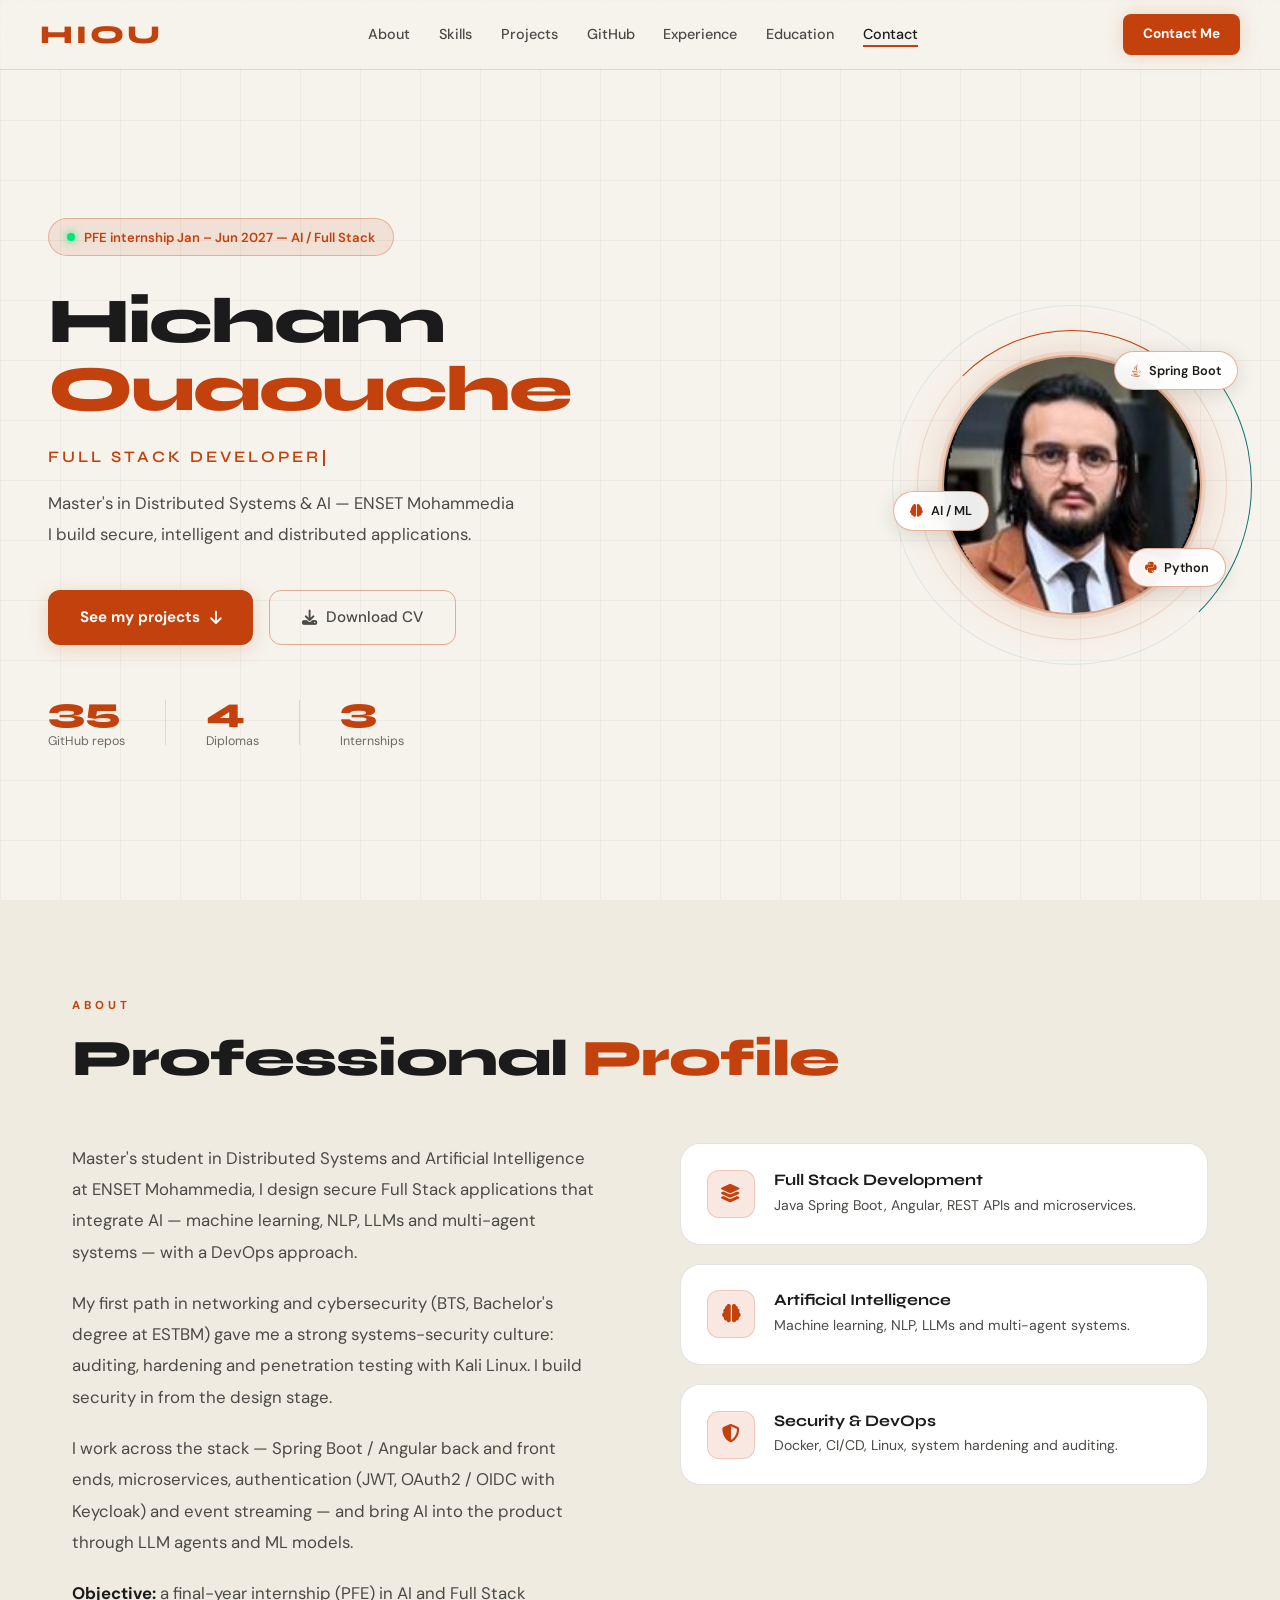
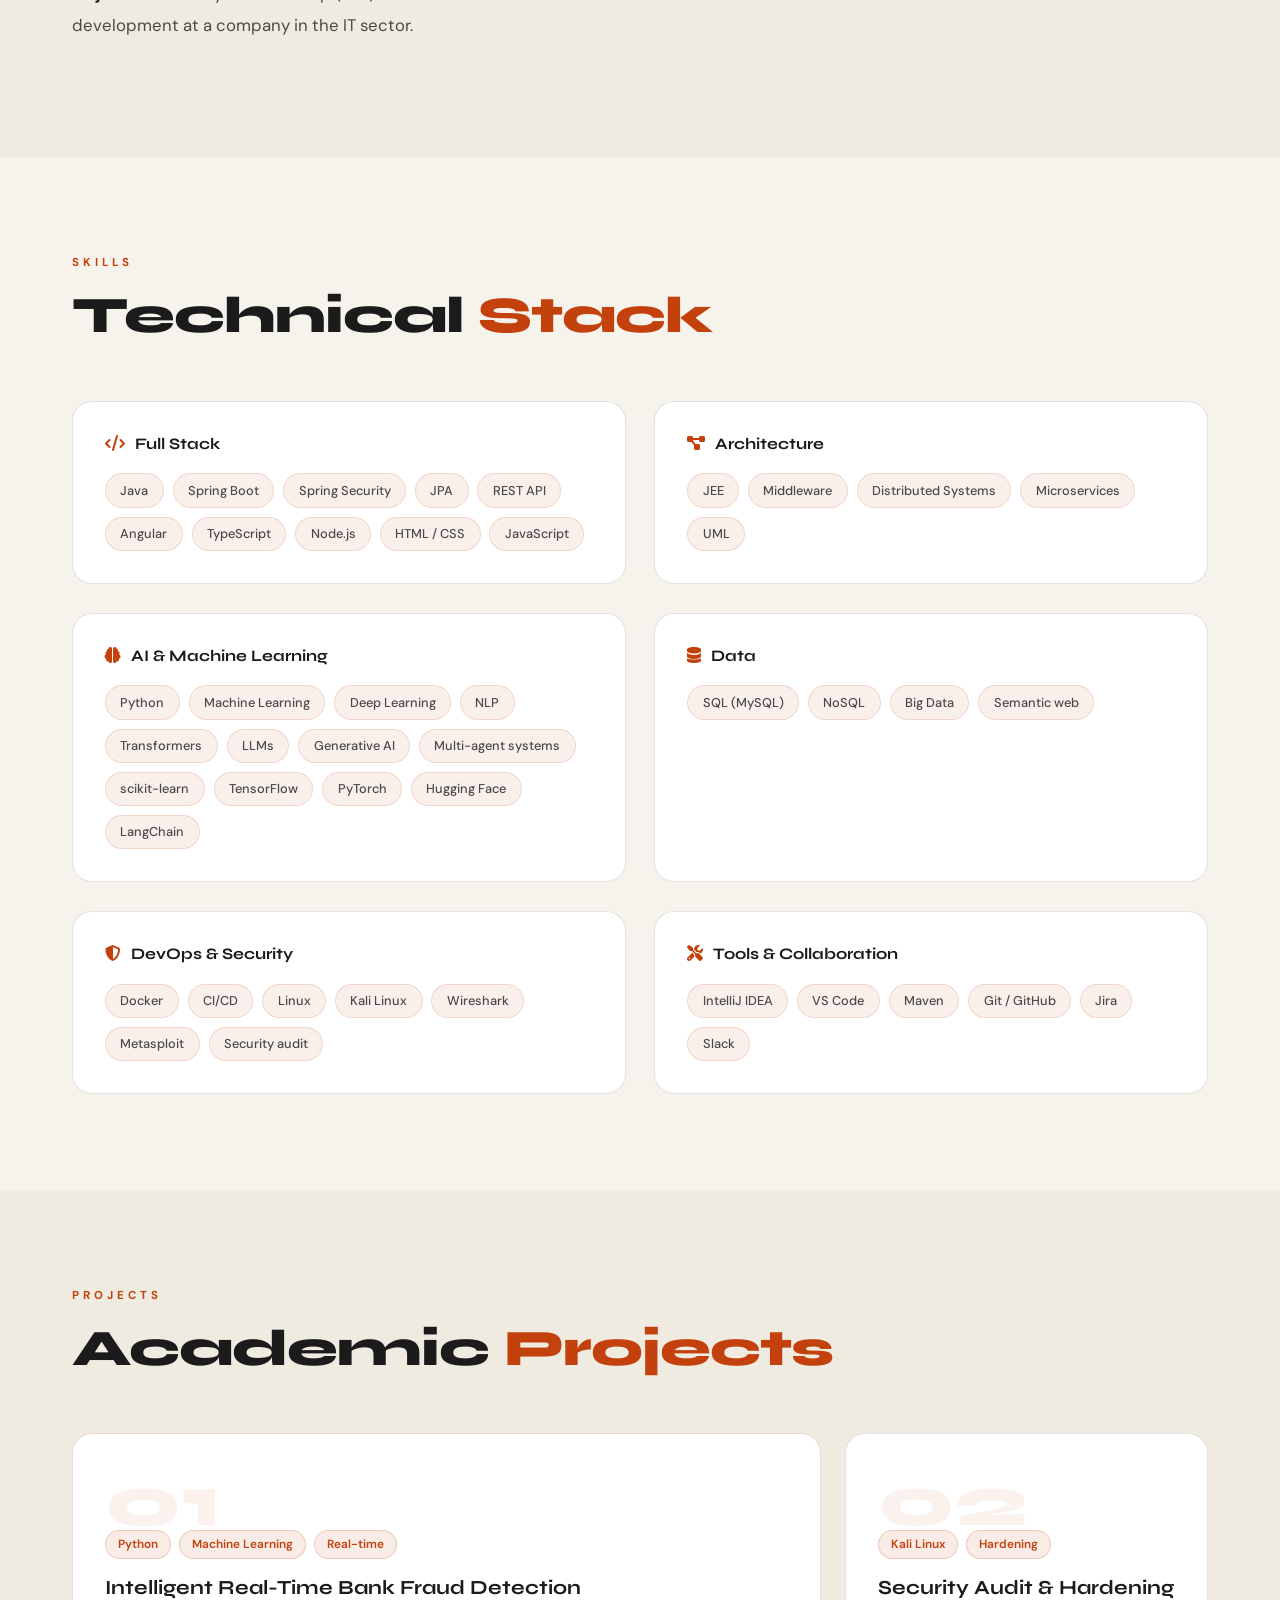
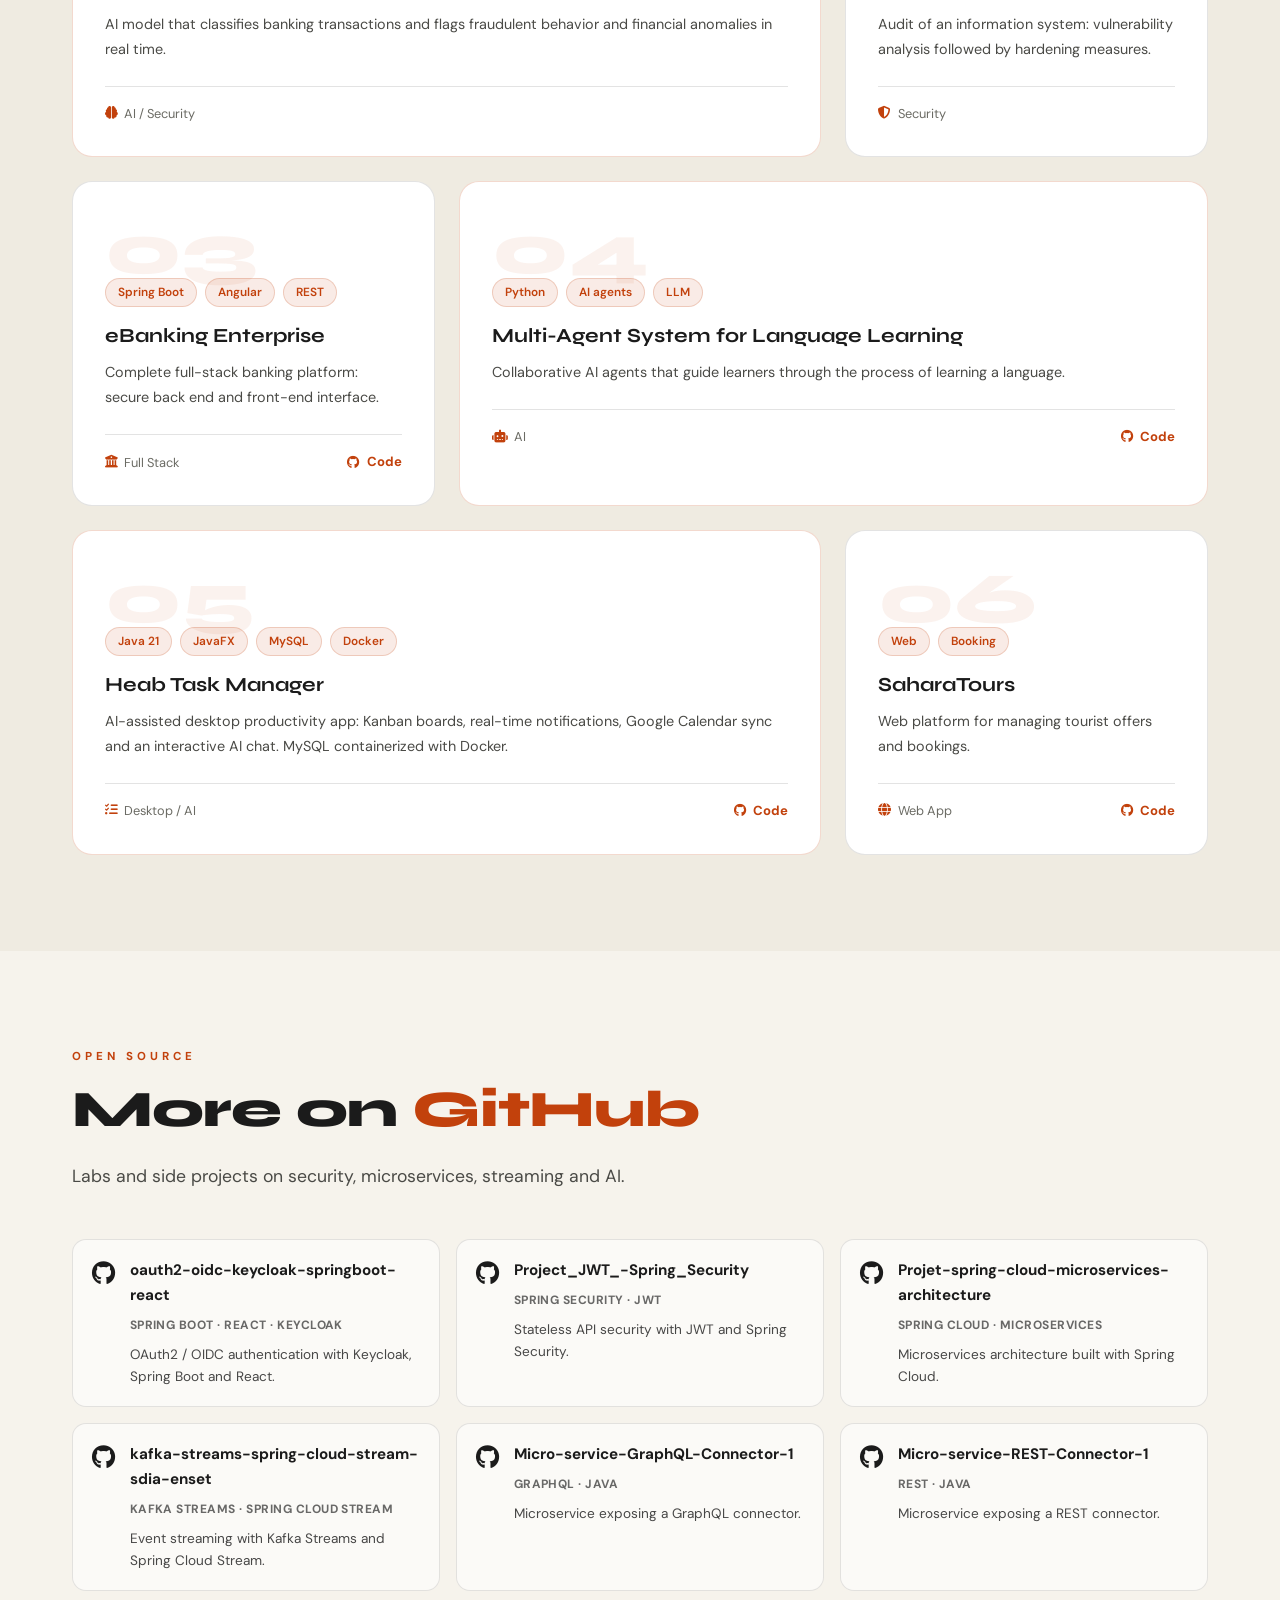
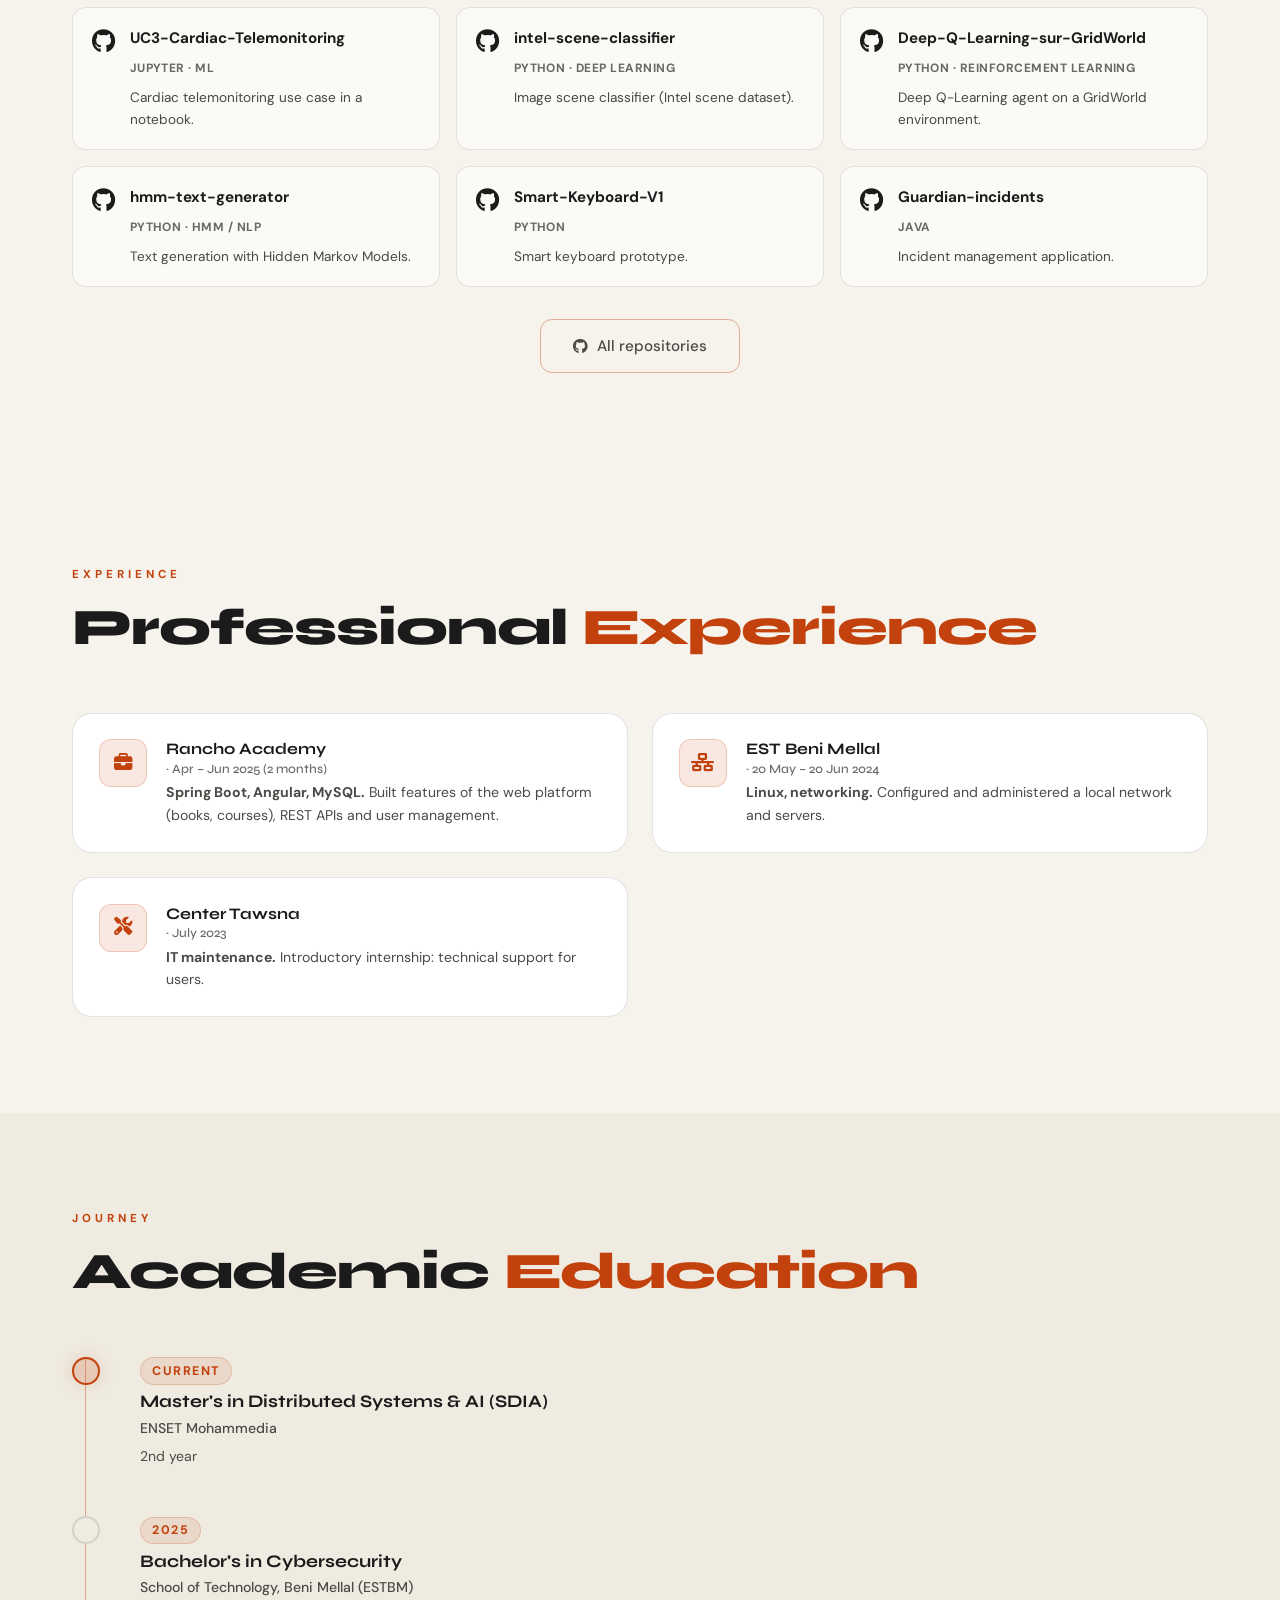
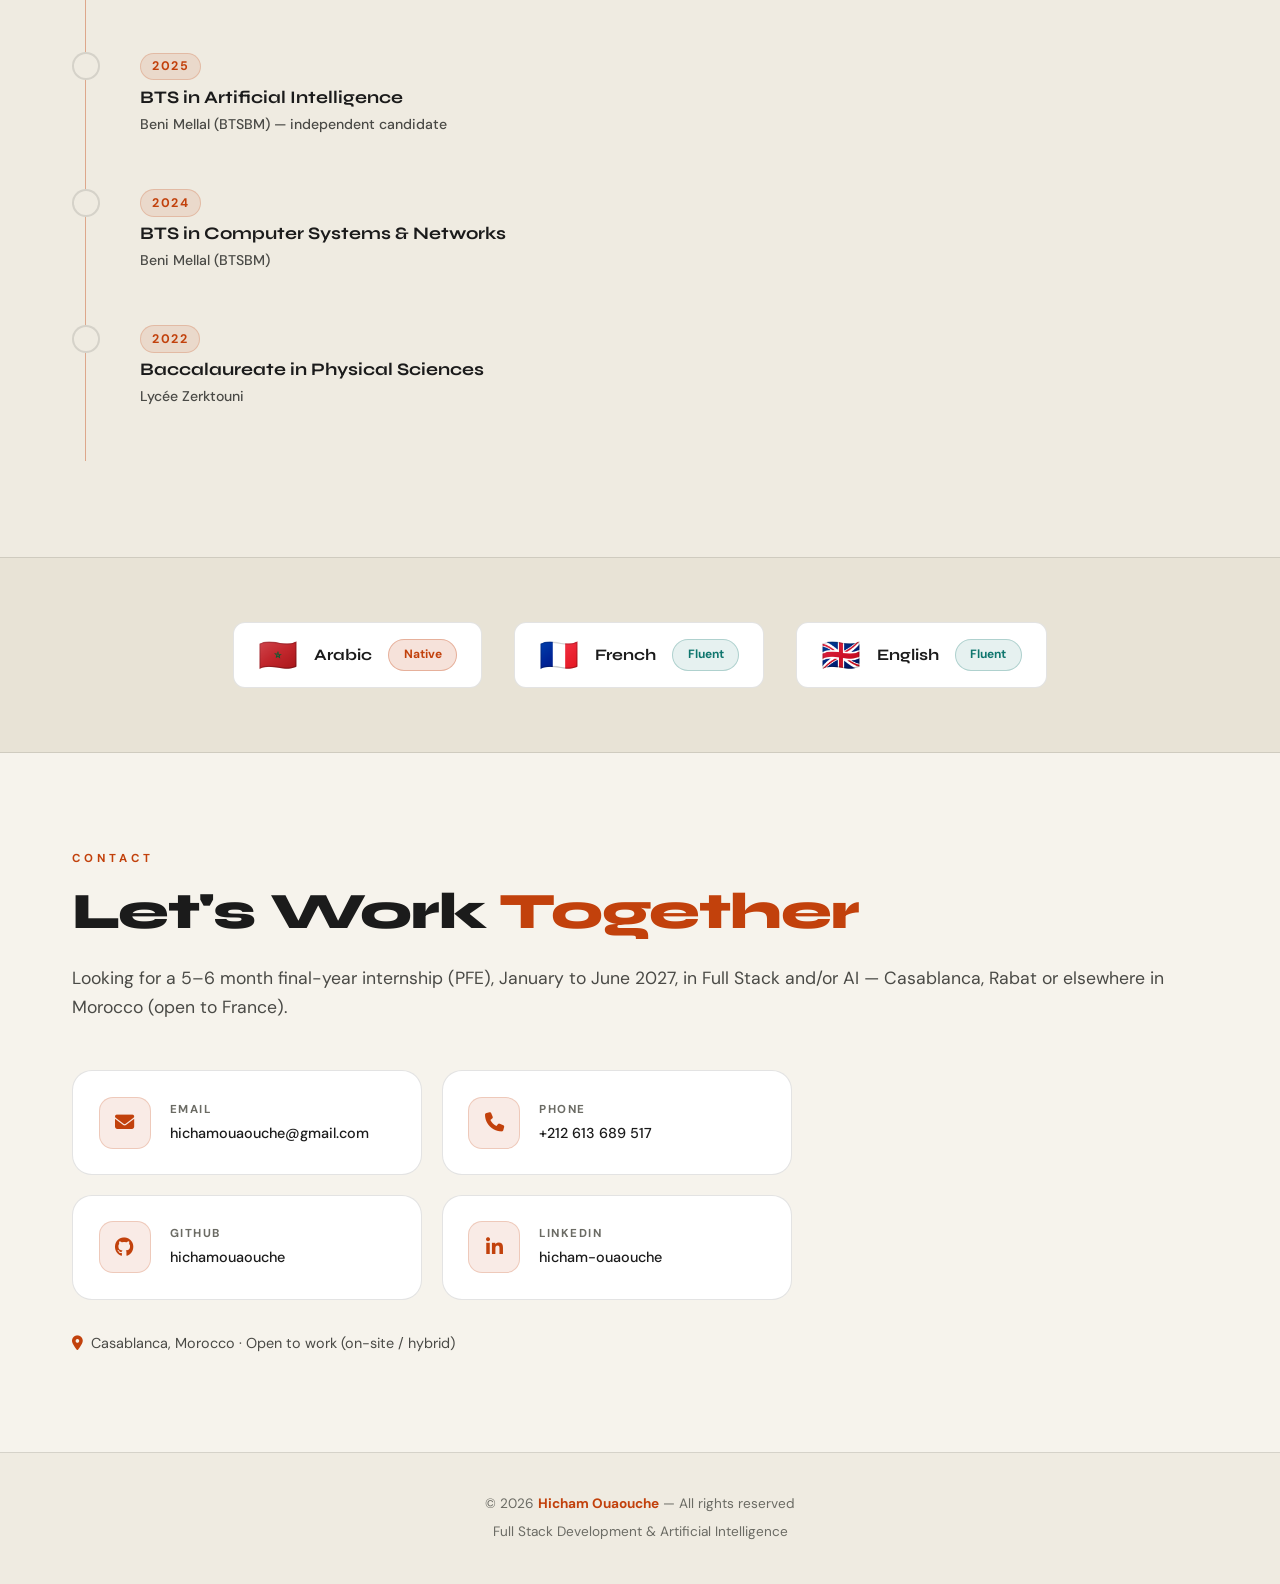
<file: index.html>
<!DOCTYPE html>
<html lang="en">
<head>
<meta charset="UTF-8">
<meta name="viewport" content="width=device-width, initial-scale=1.0">
<title>Hicham Ouaouche — Full Stack Developer & AI Engineer</title>
<meta name="description" content="Hicham Ouaouche — Full Stack Developer (Java Spring Boot, Angular) & AI Engineer. Master's student in Distributed Systems and AI at ENSET Mohammedia. Seeking a PFE internship.">
<link rel="canonical" href="https://hichamouaouche.github.io/portfolio-Web/">
<meta name="author" content="Hicham Ouaouche">
<meta name="keywords" content="Hicham Ouaouche, Full Stack, Spring Boot, Angular, AI, LLM, multi-agent, PFE 2027, Casablanca, ENSET Mohammedia">
<meta property="og:type" content="website">
<meta property="og:url" content="https://hichamouaouche.github.io/portfolio-Web/">
<meta property="og:image" content="https://hichamouaouche.github.io/portfolio-Web/hicham.png">
<meta property="og:title" content="Hicham Ouaouche — Full Stack Developer & AI Engineer">
<meta property="og:description" content="Secure, intelligent, distributed applications. Portfolio, projects and contact.">
<meta name="theme-color" content="#F6F3EC">
<link rel="icon" href="data:image/svg+xml,<svg xmlns='http://www.w3.org/2000/svg' viewBox='0 0 100 100'><text y='.9em' font-size='90'>👨‍💻</text></svg>">
<link rel="preconnect" href="https://fonts.googleapis.com">
<link rel="preconnect" href="https://fonts.gstatic.com" crossorigin>
<link href="https://fonts.googleapis.com/css2?family=Syne:wght@600;700;800&family=DM+Sans:wght@400;500;700&display=swap" rel="stylesheet">
<link rel="stylesheet" href="https://cdnjs.cloudflare.com/ajax/libs/font-awesome/6.5.0/css/all.min.css">
<link rel="stylesheet" href="style.css">
<script>document.documentElement.classList.add('js')</script>
</head>
<body>
<div id="progress-bar"></div>

<nav class="nav">
  <a href="#home" class="nav-logo" aria-label="Back to top">HIOU</a>
  <ul class="nav-links">
    <li><a href="#about">About</a></li>
    <li><a href="#skills">Skills</a></li>
    <li><a href="#projects">Projects</a></li>
    <li><a href="#more">GitHub</a></li>
    <li><a href="#experience">Experience</a></li>
    <li><a href="#education">Education</a></li>
    <li><a href="#contact">Contact</a></li>
  </ul>
  <a href="mailto:hichamouaouche@gmail.com" class="nav-cta">Contact Me</a>
  <button class="nav-hamburger" aria-label="Toggle menu" aria-expanded="false"><span></span><span></span><span></span></button>
</nav>

<header class="hero" id="home">
  <div class="hero-bg"><div class="grid-lines"></div><div class="glow glow-1"></div><div class="glow glow-2"></div></div>
  <div class="hero-content">
    <div class="hero-badge"><span class="badge-dot"></span>PFE internship Jan – Jun 2027 — AI / Full Stack</div>
    <h1 class="hero-name"><span>Hicham</span><span class="accent">Ouaouche</span></h1>
    <p class="hero-title"><span id="typed-text">Full Stack Developer</span><span id="typed-cursor"></span></p>
    <p class="hero-sub">Master's in Distributed Systems &amp; AI — ENSET Mohammedia<br>I build secure, intelligent and distributed applications.</p>
    <div class="hero-actions">
      <a href="#projects" class="btn-primary">See my projects <i class="fa-solid fa-arrow-down"></i></a>
      <a href="cv/Hicham_Ouaouche_CV.pdf" class="btn-ghost" download><i class="fa-solid fa-download"></i> Download CV</a>
    </div>
    <div class="hero-stats">
      <div class="stat"><span class="stat-num">35</span><span class="stat-label">GitHub repos</span></div>
      <div class="stat-divider"></div>
      <div class="stat"><span class="stat-num">4</span><span class="stat-label">Diplomas</span></div>
      <div class="stat-divider"></div>
      <div class="stat"><span class="stat-num">3</span><span class="stat-label">Internships</span></div>
    </div>
  </div>
  <div class="hero-visual">
    <div class="photo-frame">
      <div class="photo-glow"></div>
      <div class="photo-placeholder"><img src="hicham.png" alt="Photo of Hicham Ouaouche" class="profile-photo" onerror="this.style.display='none'"></div>
      <div class="photo-ring ring-1"></div><div class="photo-ring ring-2"></div>
      <div class="floating-chip chip-1"><i class="fa-brands fa-java"></i> Spring Boot</div>
      <div class="floating-chip chip-2"><i class="fa-brands fa-python"></i> Python</div>
      <div class="floating-chip chip-3"><i class="fa-solid fa-brain"></i> AI / ML</div>
    </div>
  </div>
</header>

<main>
<section class="about section" id="about">
  <div class="container">
    <div class="section-label reveal">About</div>
    <h2 class="section-title reveal">Professional <span class="accent">Profile</span></h2>
    <div class="about-grid">
      <div class="about-text reveal">
        <p>Master's student in Distributed Systems and Artificial Intelligence at ENSET Mohammedia, I design secure Full Stack applications that integrate AI — machine learning, NLP, LLMs and multi-agent systems — with a DevOps approach.</p>
        <p>My first path in networking and cybersecurity (BTS, Bachelor's degree at ESTBM) gave me a strong systems-security culture: auditing, hardening and penetration testing with Kali Linux. I build security in from the design stage.</p>
        <p>I work across the stack — Spring Boot / Angular back and front ends, microservices, authentication (JWT, OAuth2 / OIDC with Keycloak) and event streaming — and bring AI into the product through LLM agents and ML models.</p>
        <p><strong>Objective:</strong> a final-year internship (PFE) in AI and Full Stack development at a company in the IT sector.</p>
      </div>
      <div class="about-cards">
        <div class="about-card reveal"><div class="card-icon"><i class="fa-solid fa-layer-group"></i></div><div><h3>Full Stack Development</h3><p>Java Spring Boot, Angular, REST APIs and microservices.</p></div></div>
        <div class="about-card reveal"><div class="card-icon"><i class="fa-solid fa-brain"></i></div><div><h3>Artificial Intelligence</h3><p>Machine learning, NLP, LLMs and multi-agent systems.</p></div></div>
        <div class="about-card reveal"><div class="card-icon"><i class="fa-solid fa-shield-halved"></i></div><div><h3>Security &amp; DevOps</h3><p>Docker, CI/CD, Linux, system hardening and auditing.</p></div></div>
      </div>
    </div>
  </div>
</section>

<section class="skills section" id="skills">
  <div class="container">
    <div class="section-label reveal">Skills</div>
    <h2 class="section-title reveal">Technical <span class="accent">Stack</span></h2>
    <div class="skills-grid">
      <div class="skill-category reveal"><h3 class="cat-title"><i class="fa-solid fa-code"></i> Full Stack</h3><div class="skill-tags"><span class="tag">Java</span><span class="tag">Spring Boot</span><span class="tag">Spring Security</span><span class="tag">JPA</span><span class="tag">REST API</span><span class="tag">Angular</span><span class="tag">TypeScript</span><span class="tag">Node.js</span><span class="tag">HTML / CSS</span><span class="tag">JavaScript</span></div></div>
      <div class="skill-category reveal"><h3 class="cat-title"><i class="fa-solid fa-diagram-project"></i> Architecture</h3><div class="skill-tags"><span class="tag">JEE</span><span class="tag">Middleware</span><span class="tag">Distributed Systems</span><span class="tag">Microservices</span><span class="tag">UML</span></div></div>
      <div class="skill-category reveal"><h3 class="cat-title"><i class="fa-solid fa-brain"></i> AI &amp; Machine Learning</h3><div class="skill-tags"><span class="tag">Python</span><span class="tag">Machine Learning</span><span class="tag">Deep Learning</span><span class="tag">NLP</span><span class="tag">Transformers</span><span class="tag">LLMs</span><span class="tag">Generative AI</span><span class="tag">Multi-agent systems</span><span class="tag">scikit-learn</span><span class="tag">TensorFlow</span><span class="tag">PyTorch</span><span class="tag">Hugging Face</span><span class="tag">LangChain</span></div></div>
      <div class="skill-category reveal"><h3 class="cat-title"><i class="fa-solid fa-database"></i> Data</h3><div class="skill-tags"><span class="tag">SQL (MySQL)</span><span class="tag">NoSQL</span><span class="tag">Big Data</span><span class="tag">Semantic web</span></div></div>
      <div class="skill-category reveal"><h3 class="cat-title"><i class="fa-solid fa-shield-halved"></i> DevOps &amp; Security</h3><div class="skill-tags"><span class="tag">Docker</span><span class="tag">CI/CD</span><span class="tag">Linux</span><span class="tag">Kali Linux</span><span class="tag">Wireshark</span><span class="tag">Metasploit</span><span class="tag">Security audit</span></div></div>
      <div class="skill-category reveal"><h3 class="cat-title"><i class="fa-solid fa-screwdriver-wrench"></i> Tools &amp; Collaboration</h3><div class="skill-tags"><span class="tag">IntelliJ IDEA</span><span class="tag">VS Code</span><span class="tag">Maven</span><span class="tag">Git / GitHub</span><span class="tag">Jira</span><span class="tag">Slack</span></div></div>
    </div>
  </div>
</section>

<section class="projects section" id="projects">
  <div class="container">
    <div class="section-label reveal">Projects</div>
    <h2 class="section-title reveal">Academic <span class="accent">Projects</span></h2>
    <div class="projects-grid">
      <article class="project-card featured reveal"><div class="project-number">01</div><div class="project-tags-row"><span>Python</span><span>Machine Learning</span><span>Real-time</span></div><h3>Intelligent Real-Time Bank Fraud Detection</h3><p>AI model that classifies banking transactions and flags fraudulent behavior and financial anomalies in real time.</p><div class="project-footer"><span class="project-type"><i class="fa-solid fa-brain"></i> AI / Security</span></div></article>
      <article class="project-card reveal"><div class="project-number">02</div><div class="project-tags-row"><span>Kali Linux</span><span>Hardening</span></div><h3>Security Audit &amp; Hardening</h3><p>Audit of an information system: vulnerability analysis followed by hardening measures.</p><div class="project-footer"><span class="project-type"><i class="fa-solid fa-shield-halved"></i> Security</span></div></article>
      <article class="project-card reveal"><div class="project-number">03</div><div class="project-tags-row"><span>Spring Boot</span><span>Angular</span><span>REST</span></div><h3>eBanking Enterprise</h3><p>Complete full-stack banking platform: secure back end and front-end interface.</p><div class="project-footer"><span class="project-type"><i class="fa-solid fa-building-columns"></i> Full Stack</span><a class="project-link" href="https://github.com/hichamouaouche/Projet__BackEnd_FrontEnd_EBanking" target="_blank" rel="noopener"><i class="fa-brands fa-github"></i> Code</a></div></article>
      <article class="project-card featured reveal"><div class="project-number">04</div><div class="project-tags-row"><span>Python</span><span>AI agents</span><span>LLM</span></div><h3>Multi-Agent System for Language Learning</h3><p>Collaborative AI agents that guide learners through the process of learning a language.</p><div class="project-footer"><span class="project-type"><i class="fa-solid fa-robot"></i> AI</span><a class="project-link" href="https://github.com/hichamouaouche/Projet_SMA" target="_blank" rel="noopener"><i class="fa-brands fa-github"></i> Code</a></div></article>
      <article class="project-card featured reveal"><div class="project-number">05</div><div class="project-tags-row"><span>Java 21</span><span>JavaFX</span><span>MySQL</span><span>Docker</span></div><h3>Heab Task Manager</h3><p>AI-assisted desktop productivity app: Kanban boards, real-time notifications, Google Calendar sync and an interactive AI chat. MySQL containerized with Docker.</p><div class="project-footer"><span class="project-type"><i class="fa-solid fa-list-check"></i> Desktop / AI</span><a class="project-link" href="https://github.com/hichamouaouche/heab-task-main" target="_blank" rel="noopener"><i class="fa-brands fa-github"></i> Code</a></div></article>
      <article class="project-card reveal"><div class="project-number">06</div><div class="project-tags-row"><span>Web</span><span>Booking</span></div><h3>SaharaTours</h3><p>Web platform for managing tourist offers and bookings.</p><div class="project-footer"><span class="project-type"><i class="fa-solid fa-globe"></i> Web App</span><a class="project-link" href="https://github.com/hichamouaouche/SaharaTours" target="_blank" rel="noopener"><i class="fa-brands fa-github"></i> Code</a></div></article>
    </div>
  </div>
</section>

<section class="more section" id="more">
  <div class="container">
    <div class="section-label reveal">Open source</div>
    <h2 class="section-title reveal">More on <span class="accent">GitHub</span></h2>
    <p class="contact-sub reveal">Labs and side projects on security, microservices, streaming and AI.</p>
    <div class="repo-grid">
      <a class="repo-card reveal" href="https://github.com/hichamouaouche/oauth2-oidc-keycloak-springboot-react" target="_blank" rel="noopener"><i class="fa-brands fa-github"></i><div><h3>oauth2-oidc-keycloak-springboot-react</h3><span class="repo-tech">Spring Boot · React · Keycloak</span><p>OAuth2 / OIDC authentication with Keycloak, Spring Boot and React.</p></div></a>
      <a class="repo-card reveal" href="https://github.com/hichamouaouche/Project_JWT_-Spring_Security" target="_blank" rel="noopener"><i class="fa-brands fa-github"></i><div><h3>Project_JWT_-Spring_Security</h3><span class="repo-tech">Spring Security · JWT</span><p>Stateless API security with JWT and Spring Security.</p></div></a>
      <a class="repo-card reveal" href="https://github.com/hichamouaouche/Projet-spring-cloud-microservices-architecture" target="_blank" rel="noopener"><i class="fa-brands fa-github"></i><div><h3>Projet-spring-cloud-microservices-architecture</h3><span class="repo-tech">Spring Cloud · Microservices</span><p>Microservices architecture built with Spring Cloud.</p></div></a>
      <a class="repo-card reveal" href="https://github.com/hichamouaouche/kafka-streams-spring-cloud-stream-sdia-enset" target="_blank" rel="noopener"><i class="fa-brands fa-github"></i><div><h3>kafka-streams-spring-cloud-stream-sdia-enset</h3><span class="repo-tech">Kafka Streams · Spring Cloud Stream</span><p>Event streaming with Kafka Streams and Spring Cloud Stream.</p></div></a>
      <a class="repo-card reveal" href="https://github.com/hichamouaouche/Micro-service-GraphQL-Connector-1" target="_blank" rel="noopener"><i class="fa-brands fa-github"></i><div><h3>Micro-service-GraphQL-Connector-1</h3><span class="repo-tech">GraphQL · Java</span><p>Microservice exposing a GraphQL connector.</p></div></a>
      <a class="repo-card reveal" href="https://github.com/hichamouaouche/Micro-service-REST-Connector-1" target="_blank" rel="noopener"><i class="fa-brands fa-github"></i><div><h3>Micro-service-REST-Connector-1</h3><span class="repo-tech">REST · Java</span><p>Microservice exposing a REST connector.</p></div></a>
      <a class="repo-card reveal" href="https://github.com/hichamouaouche/UC3-Cardiac-Telemonitoring" target="_blank" rel="noopener"><i class="fa-brands fa-github"></i><div><h3>UC3-Cardiac-Telemonitoring</h3><span class="repo-tech">Jupyter · ML</span><p>Cardiac telemonitoring use case in a notebook.</p></div></a>
      <a class="repo-card reveal" href="https://github.com/hichamouaouche/intel-scene-classifier" target="_blank" rel="noopener"><i class="fa-brands fa-github"></i><div><h3>intel-scene-classifier</h3><span class="repo-tech">Python · Deep Learning</span><p>Image scene classifier (Intel scene dataset).</p></div></a>
      <a class="repo-card reveal" href="https://github.com/hichamouaouche/Deep-Q-Learning-sur-GridWorld" target="_blank" rel="noopener"><i class="fa-brands fa-github"></i><div><h3>Deep-Q-Learning-sur-GridWorld</h3><span class="repo-tech">Python · Reinforcement Learning</span><p>Deep Q-Learning agent on a GridWorld environment.</p></div></a>
      <a class="repo-card reveal" href="https://github.com/hichamouaouche/hmm-text-generator" target="_blank" rel="noopener"><i class="fa-brands fa-github"></i><div><h3>hmm-text-generator</h3><span class="repo-tech">Python · HMM / NLP</span><p>Text generation with Hidden Markov Models.</p></div></a>
      <a class="repo-card reveal" href="https://github.com/hichamouaouche/Smart-Keyboard-V1" target="_blank" rel="noopener"><i class="fa-brands fa-github"></i><div><h3>Smart-Keyboard-V1</h3><span class="repo-tech">Python</span><p>Smart keyboard prototype.</p></div></a>
      <a class="repo-card reveal" href="https://github.com/hichamouaouche/Guardian-incidents" target="_blank" rel="noopener"><i class="fa-brands fa-github"></i><div><h3>Guardian-incidents</h3><span class="repo-tech">Java</span><p>Incident management application.</p></div></a>
    </div>
    <p class="more-link reveal"><a class="btn-ghost" href="https://github.com/hichamouaouche?tab=repositories" target="_blank" rel="noopener"><i class="fa-brands fa-github"></i> All repositories</a></p>
  </div>
</section>

<section class="experience section" id="experience">
  <div class="container">
    <div class="section-label reveal">Experience</div>
    <h2 class="section-title reveal">Professional <span class="accent">Experience</span></h2>
    <div class="exp-grid">
      <div class="about-card reveal"><div class="card-icon"><i class="fa-solid fa-briefcase"></i></div><div><h3>Rancho Academy <small>· Apr – Jun 2025 (2 months)</small></h3><p><strong>Spring Boot, Angular, MySQL.</strong> Built features of the web platform (books, courses), REST APIs and user management.</p></div></div>
      <div class="about-card reveal"><div class="card-icon"><i class="fa-solid fa-network-wired"></i></div><div><h3>EST Beni Mellal <small>· 20 May – 20 Jun 2024</small></h3><p><strong>Linux, networking.</strong> Configured and administered a local network and servers.</p></div></div>
      <div class="about-card reveal"><div class="card-icon"><i class="fa-solid fa-screwdriver-wrench"></i></div><div><h3>Center Tawsna <small>· July 2023</small></h3><p><strong>IT maintenance.</strong> Introductory internship: technical support for users.</p></div></div>
    </div>
  </div>
</section>

<section class="education section" id="education">
  <div class="container">
    <div class="section-label reveal">Journey</div>
    <h2 class="section-title reveal">Academic <span class="accent">Education</span></h2>
    <div class="timeline">
      <div class="timeline-item reveal active"><div class="timeline-dot"></div><div class="timeline-body"><span class="timeline-year">Current</span><h3>Master's in Distributed Systems &amp; AI (SDIA)</h3><p class="timeline-school">ENSET Mohammedia</p><p>2nd year</p></div></div>
      <div class="timeline-item reveal"><div class="timeline-dot"></div><div class="timeline-body"><span class="timeline-year">2025</span><h3>Bachelor's in Cybersecurity</h3><p class="timeline-school">School of Technology, Beni Mellal (ESTBM)</p></div></div>
      <div class="timeline-item reveal"><div class="timeline-dot"></div><div class="timeline-body"><span class="timeline-year">2025</span><h3>BTS in Artificial Intelligence</h3><p class="timeline-school">Beni Mellal (BTSBM) — independent candidate</p></div></div>
      <div class="timeline-item reveal"><div class="timeline-dot"></div><div class="timeline-body"><span class="timeline-year">2024</span><h3>BTS in Computer Systems &amp; Networks</h3><p class="timeline-school">Beni Mellal (BTSBM)</p></div></div>
      <div class="timeline-item reveal"><div class="timeline-dot"></div><div class="timeline-body"><span class="timeline-year">2022</span><h3>Baccalaureate in Physical Sciences</h3><p class="timeline-school">Lycée Zerktouni</p></div></div>
    </div>
  </div>
</section>

<section class="languages-section" aria-label="Languages">
  <div class="container"><div class="lang-bar">
    <div class="lang-item reveal"><span class="lang-flag">🇲🇦</span><span class="lang-name">Arabic</span><span class="lang-level native">Native</span></div>
    <div class="lang-item reveal"><span class="lang-flag">🇫🇷</span><span class="lang-name">French</span><span class="lang-level fluent">Fluent</span></div>
    <div class="lang-item reveal"><span class="lang-flag">🇬🇧</span><span class="lang-name">English</span><span class="lang-level fluent">Fluent</span></div>
  </div></div>
</section>

<section class="contact section" id="contact">
  <div class="container">
    <div class="section-label reveal">Contact</div>
    <h2 class="section-title reveal">Let's Work <span class="accent">Together</span></h2>
    <p class="contact-sub reveal">Looking for a 5–6 month final-year internship (PFE), January to June 2027, in Full Stack and/or AI — Casablanca, Rabat or elsewhere in Morocco (open to France).</p>
    <div class="contact-grid">
      <a href="mailto:hichamouaouche@gmail.com" class="contact-card reveal"><div class="contact-icon"><i class="fa-solid fa-envelope"></i></div><div><p class="contact-label">Email</p><p class="contact-value">hichamouaouche@gmail.com</p></div></a>
      <a href="tel:+212613689517" class="contact-card reveal"><div class="contact-icon"><i class="fa-solid fa-phone"></i></div><div><p class="contact-label">Phone</p><p class="contact-value">+212 613 689 517</p></div></a>
      <a href="https://github.com/hichamouaouche" target="_blank" rel="noopener" class="contact-card reveal"><div class="contact-icon"><i class="fa-brands fa-github"></i></div><div><p class="contact-label">GitHub</p><p class="contact-value">hichamouaouche</p></div></a>
      <a href="https://linkedin.com/in/hicham-ouaouche" target="_blank" rel="noopener" class="contact-card reveal"><div class="contact-icon"><i class="fa-brands fa-linkedin-in"></i></div><div><p class="contact-label">LinkedIn</p><p class="contact-value">hicham-ouaouche</p></div></a>
    </div>
    <p class="contact-location reveal"><i class="fa-solid fa-location-dot"></i> Casablanca, Morocco · Open to work (on-site / hybrid)</p>
  </div>
</section>
</main>

<footer class="footer"><div class="container"><p>© <span id="year">2026</span> <span class="accent">Hicham Ouaouche</span> — All rights reserved</p><p class="footer-sub">Full Stack Development &amp; Artificial Intelligence</p></div></footer>
<button id="scroll-top" aria-label="Back to top"><i class="fa-solid fa-chevron-up"></i></button>
<script src="script.js"></script>
</body>
</html>
</file>
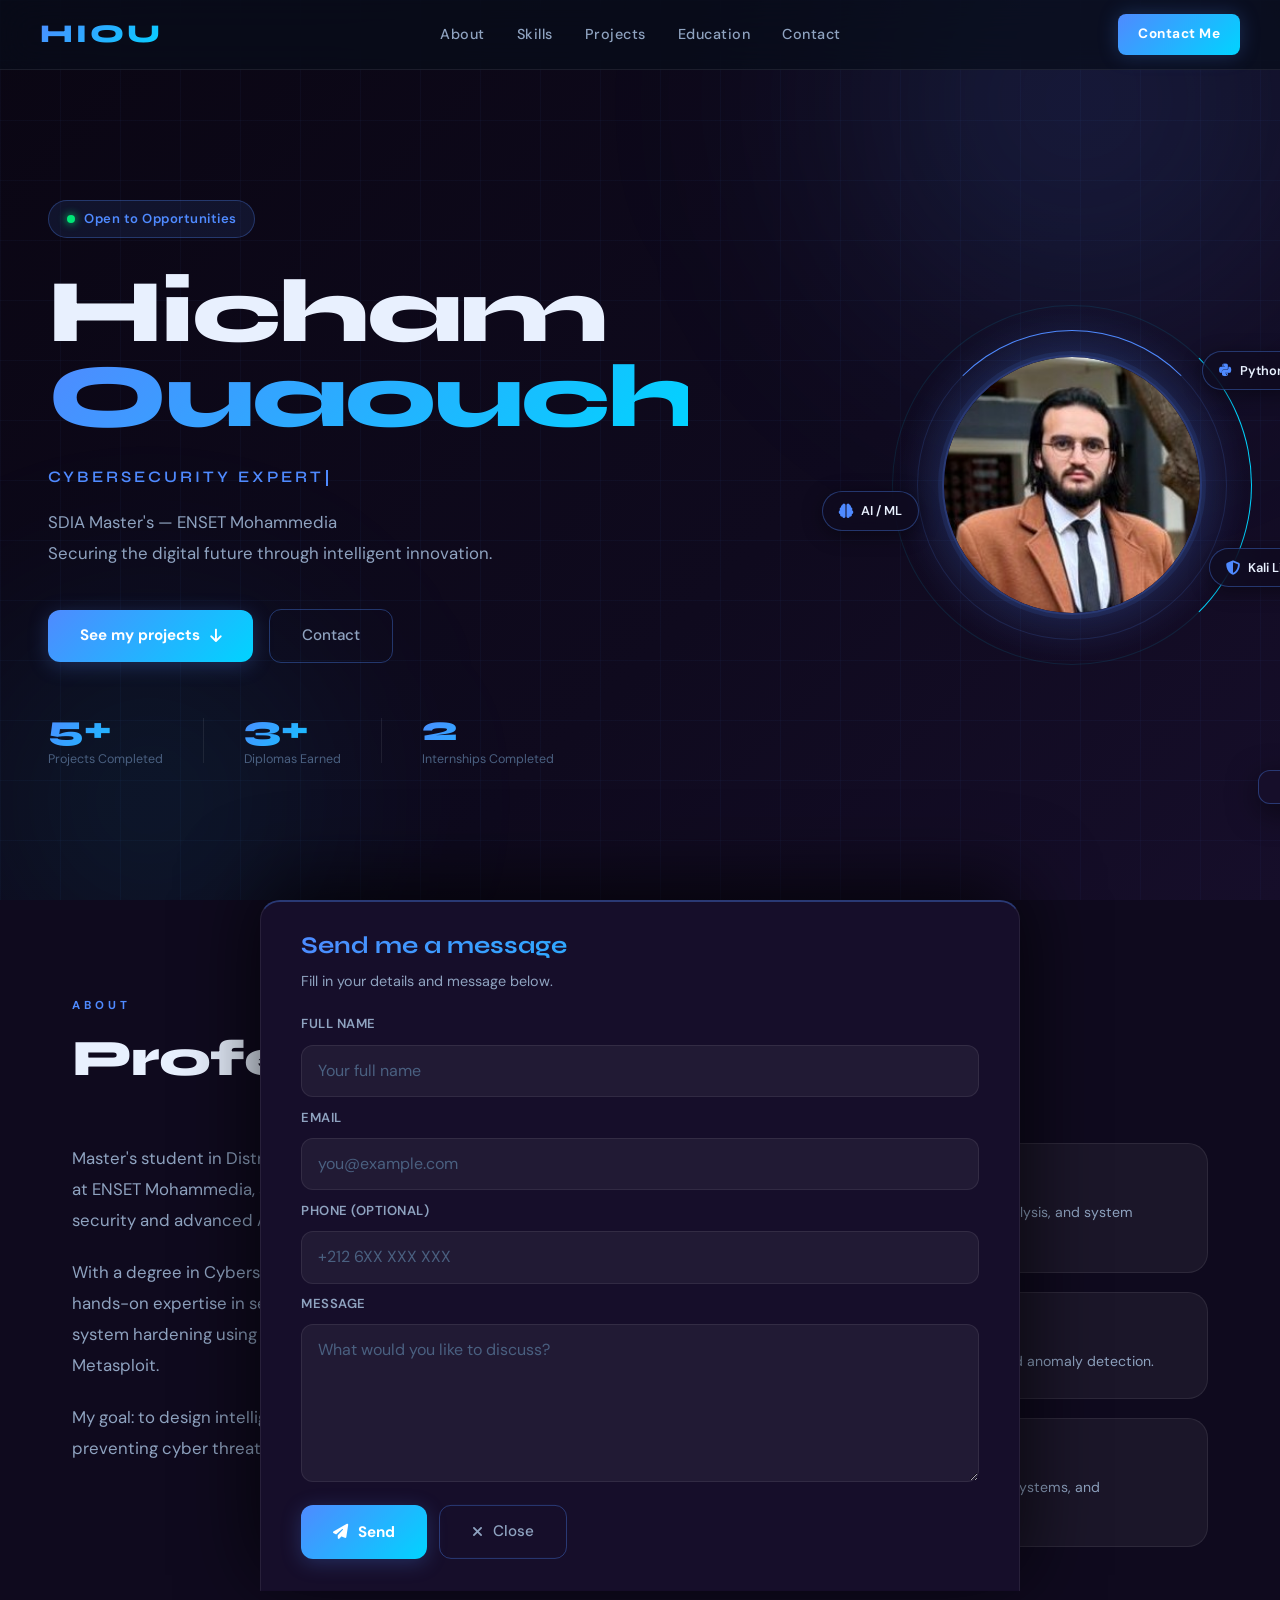
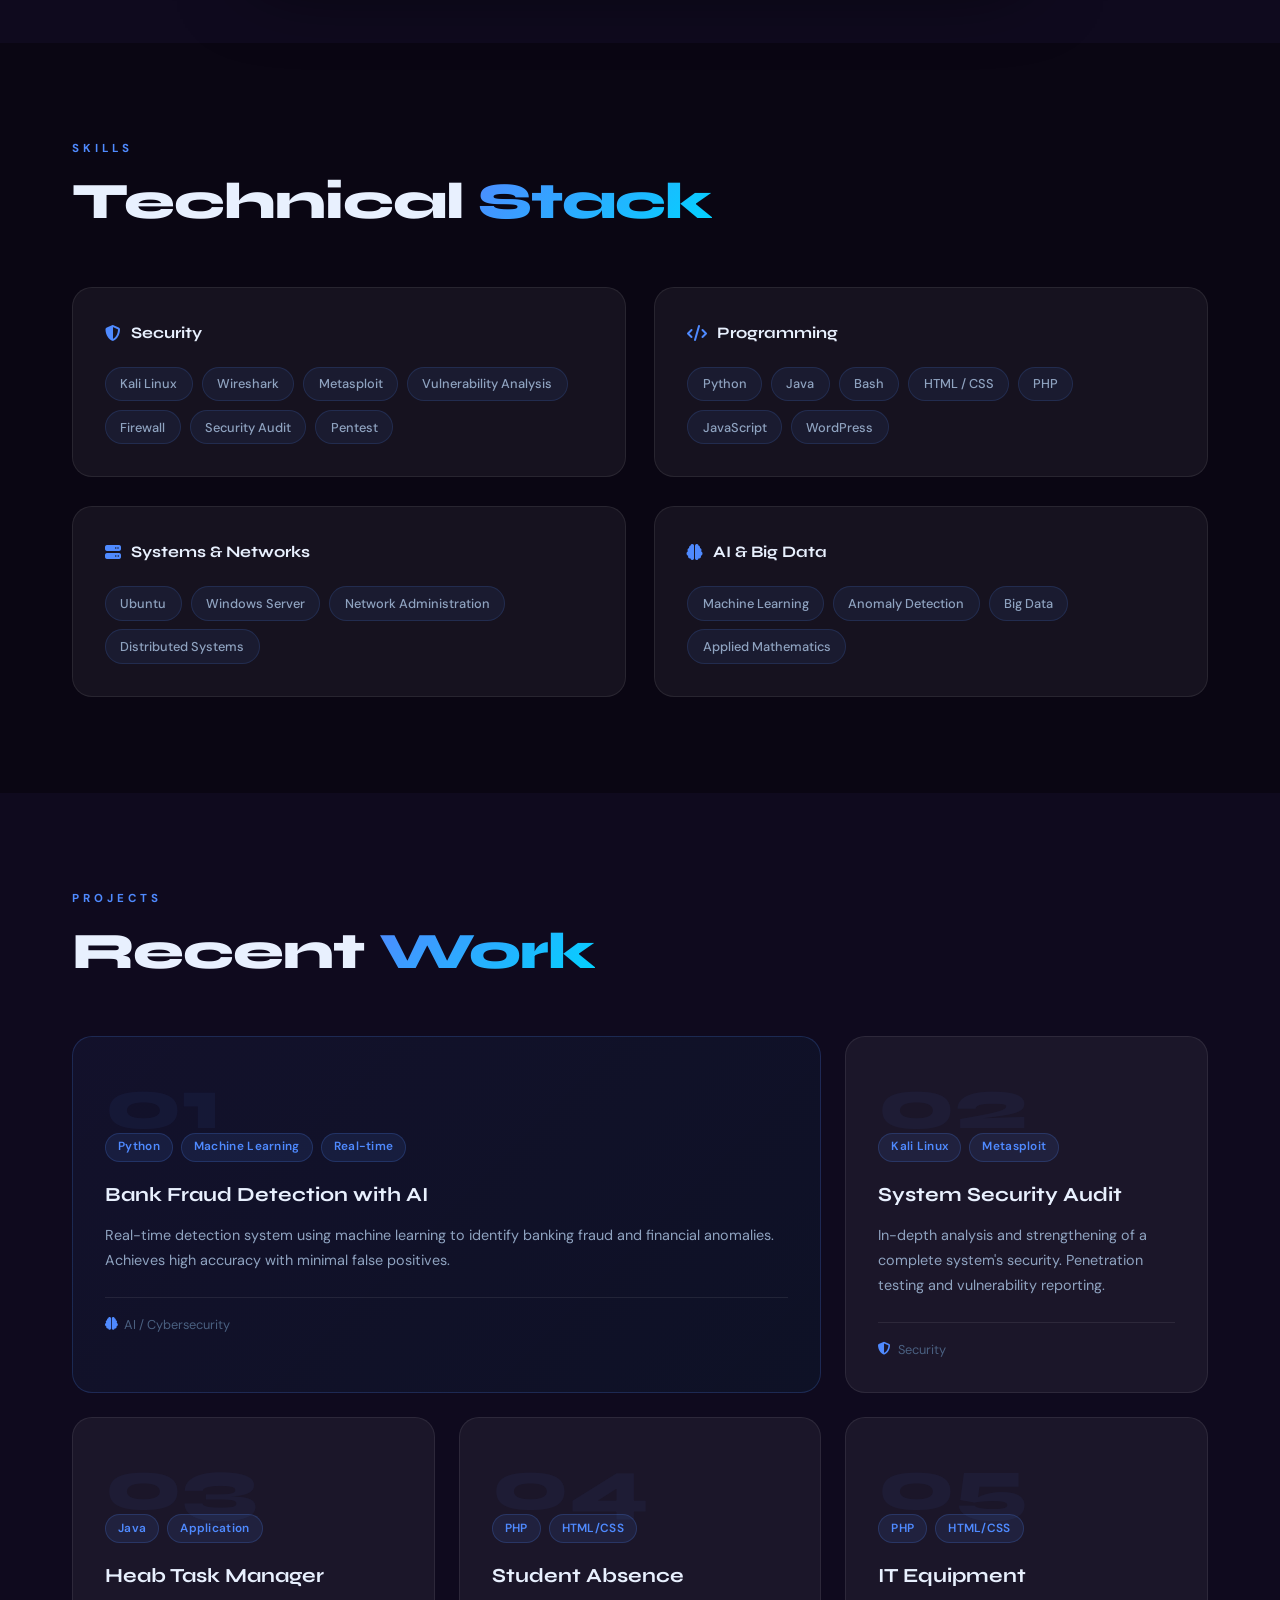
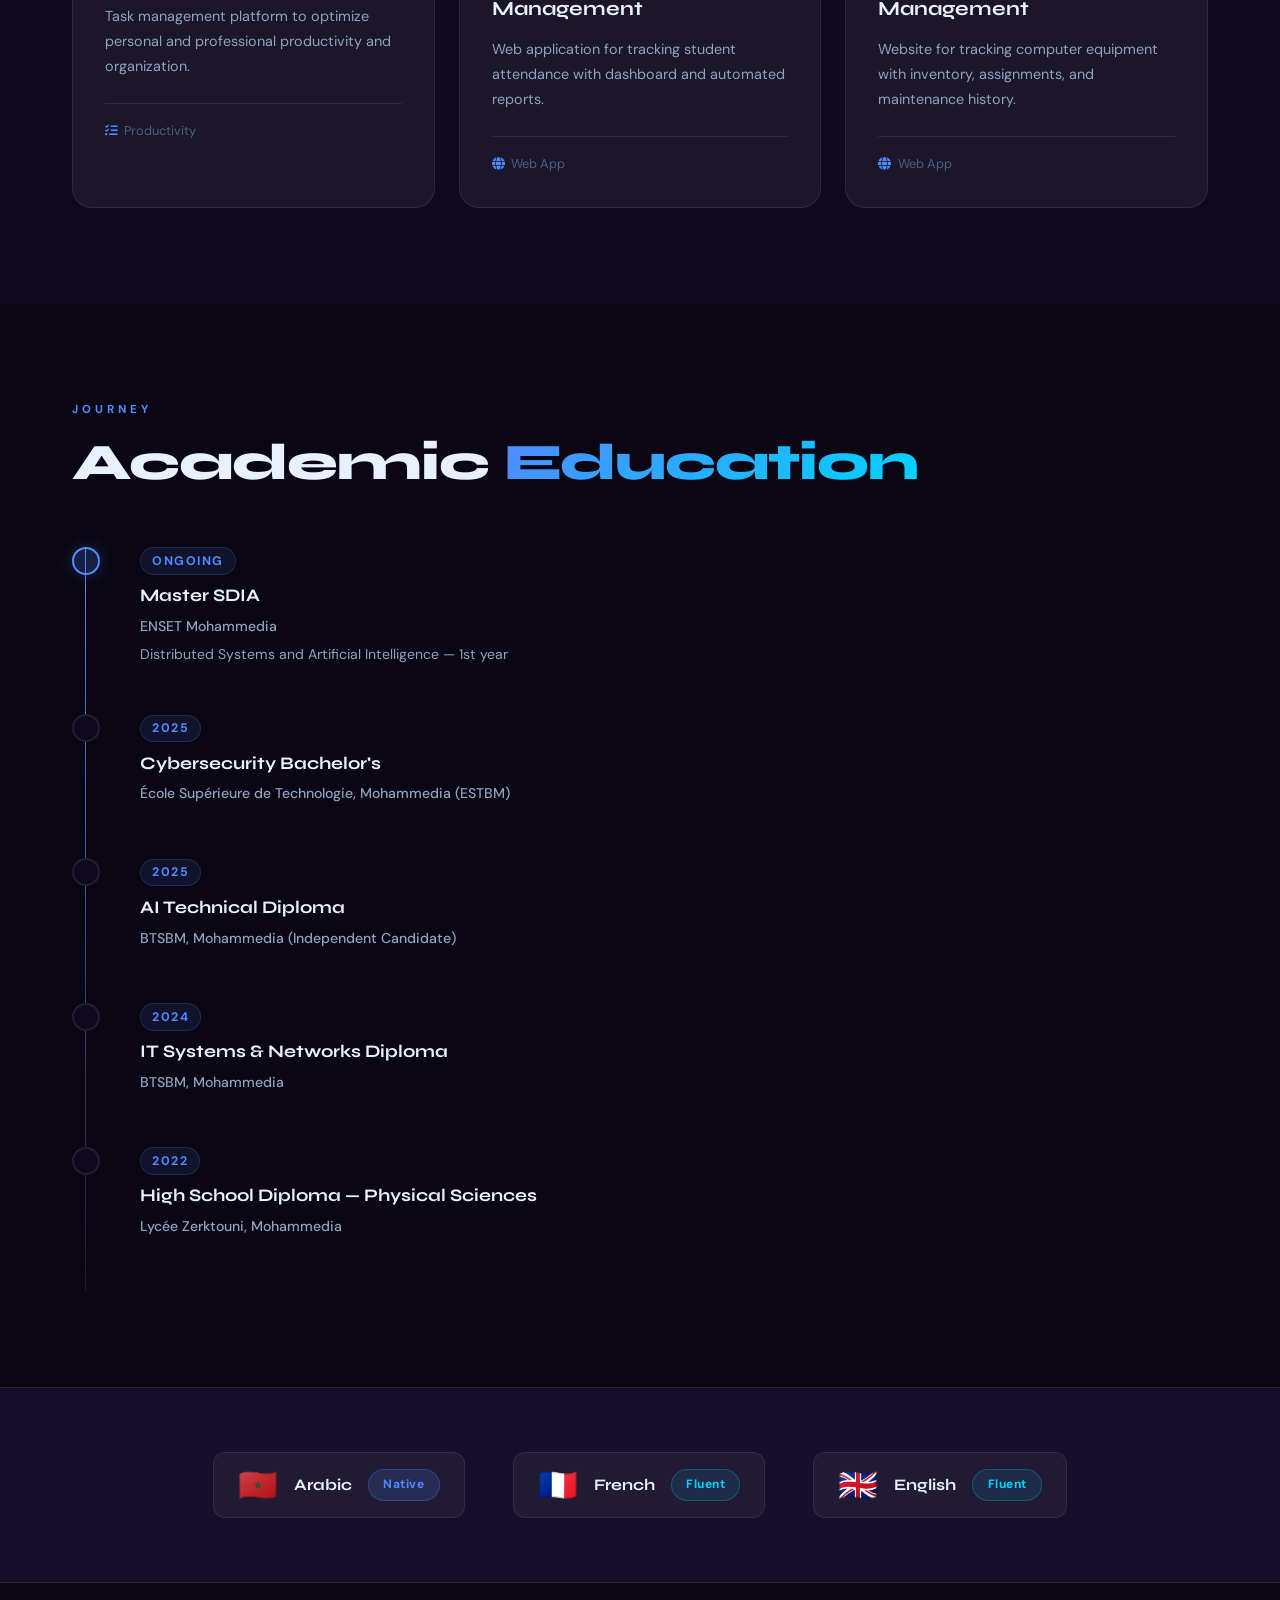
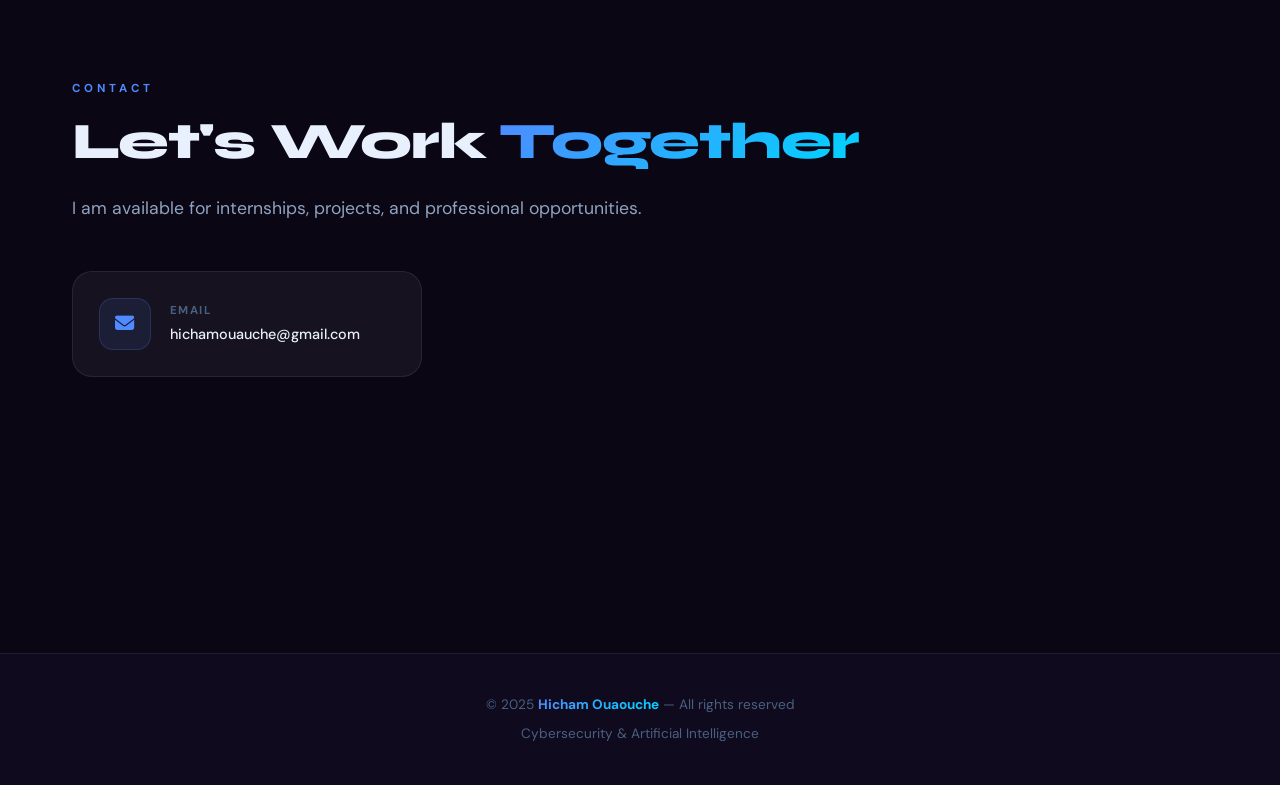
<file: docs1/index.html>
<!--
  Fichier principal HTML du portfolio de Hicham Ouaouche
  Structure : navigation, sections (about, skills, projects, education, contact), formulaire de contact, footer
  Utilise CSS externe (style.css), polices Google Fonts, Font Awesome, et script.js
-->
<!DOCTYPE html>
<html lang="en">
<head>
  <meta charset="UTF-8" />
  <meta name="viewport" content="width=device-width, initial-scale=1.0"/>
  <meta name="description" content="Hicham Ouaouche — Cybersecurity & AI Engineer. Portfolio showcasing projects, skills, and contact info."/>
  <title>Hicham Ouaouche — Portfolio</title>
  <!-- Reading progress bar -->
  <div id="progress-bar"></div>
  <!-- Main stylesheet -->
  <link rel="stylesheet" href="style.css" />
  <!-- Google Fonts -->
  <link href="https://fonts.googleapis.com/css2?family=Syne:wght@400;600;700;800&family=DM+Sans:wght@300;400;500&display=swap" rel="stylesheet"/>
  <!-- Font Awesome -->
  <link rel="stylesheet" href="https://cdnjs.cloudflare.com/ajax/libs/font-awesome/6.5.0/css/all.min.css"/>
</head>
<body>

  <!-- Reading progress bar -->
  <div id="progress-bar"></div>

  <!--
    NAVIGATION PRINCIPALE
    - Menu fixe, liens d'ancrage, hamburger mobile, bouton CTA
  -->
  <nav class="nav">
    <a href="#" class="nav-logo" aria-label="Back to top">HIOU</a>
    <ul class="nav-links">
      <li><a href="#about">About</a></li>
      <li><a href="#skills">Skills</a></li>
      <li><a href="#projects">Projects</a></li>
      <li><a href="#education">Education</a></li>
      <li><a href="#contact">Contact</a></li>
    </ul>
    <a href="#contact-form" class="nav-cta">Contact Me</a>
    <!-- Hamburger button (mobile) -->
    <button class="nav-hamburger" aria-label="Toggle menu" aria-expanded="false">
      <span></span>
      <span></span>
      <span></span>
    </button>
  </nav>

  <!--
    FORMULAIRE DE CONTACT (popup CSS :target)
    - S'ouvre via #contact-form, champs requis : nom, email, message
  -->
  <section class="contact-form-panel" id="contact-form">
    <div class="contact-form-box">
      <h2>Send me a message</h2>
      <p>Fill in your details and message below.</p>

      <form action="mailto:hichamouauche@gmail.com" method="post" enctype="text/plain" class="contact-form-simple">
        <label for="full-name">Full Name</label>
        <input type="text" id="full-name" name="Full Name" placeholder="Your full name" required />

        <label for="email">Email</label>
        <input type="email" id="email" name="Email" placeholder="you@example.com" required />

        <label for="phone">Phone (optional)</label>
        <input type="tel" id="phone" name="Phone" placeholder="+212 6XX XXX XXX" />

        <label for="message">Message</label>
        <textarea id="message" name="Message" rows="5" placeholder="What would you like to discuss?" required></textarea>

        <div class="form-actions">
          <button type="submit" class="btn-primary"><i class="fa-solid fa-paper-plane"></i> Send</button>
          <a href="#" class="btn-ghost"><i class="fa-solid fa-xmark"></i> Close</a>
        </div>
      </form>
    </div>
  </section>

  <!--
    SECTION HERO
    - Présentation, photo, stats, boutons d'action
  -->
  <section class="hero" id="home">
    <div class="hero-bg">
      <div class="grid-lines"></div>
      <div class="glow glow-1"></div>
      <div class="glow glow-2"></div>
    </div>

    <div class="hero-content">
      <div class="hero-badge">
        <span class="badge-dot"></span>
        Open to Opportunities
      </div>
      <h1 class="hero-name">
        <span>Hicham</span>
        <span class="name-accent">Ouaouche</span>
      </h1>
      <p class="hero-title">
        <span id="typed-text">Cybersecurity Expert</span><span id="typed-cursor"></span>
      </p>
      <p class="hero-sub">
        SDIA Master's — ENSET Mohammedia<br/>
        Securing the digital future through intelligent innovation.
      </p>
      <div class="hero-actions">
        <a href="#projects" class="btn-primary">See my projects <i class="fa-solid fa-arrow-down"></i></a>
        <a href="#contact" class="btn-ghost">Contact</a>
      </div>
      <div class="hero-stats">
        <div class="stat">
          <span class="stat-num">5+</span>
          <span class="stat-label">Projects Completed</span>
        </div>
        <div class="stat-divider"></div>
        <div class="stat">
          <span class="stat-num">3+</span>
          <span class="stat-label">Diplomas Earned</span>
        </div>
        <div class="stat-divider"></div>
        <div class="stat">
          <span class="stat-num">2</span>
          <span class="stat-label">Internships Completed</span>
        </div>
      </div>
    </div>

    <div class="hero-visual">
      <div class="photo-frame">
        <div class="photo-glow"></div>
        <div class="photo-placeholder">
          <img src="hicham.jpeg" alt="Photo of Hicham Ouaouche" class="profile-photo" />
        </div>
        <div class="photo-ring ring-1"></div>
        <div class="photo-ring ring-2"></div>
        <div class="floating-chip chip-1"><i class="fa-brands fa-python"></i> Python</div>
        <div class="floating-chip chip-2"><i class="fa-solid fa-shield-halved"></i> Kali Linux</div>
        <div class="floating-chip chip-3"><i class="fa-solid fa-brain"></i> AI / ML</div>
      </div>
    </div>
  </section>


  <!--
    SECTION ABOUT
  -->
  <section class="about section" id="about">
    <div class="container">
      <div class="section-label reveal">About</div>
      <h2 class="section-title reveal">Professional <span class="accent">Profile</span></h2>
      <div class="about-grid">
        <div class="about-text reveal">
          <p>Master's student in Distributed Systems and Artificial Intelligence at ENSET Mohammedia, specializing in the convergence of digital security and advanced AI.</p>
          <p>With a degree in Cybersecurity from ESTBM, I have developed hands-on expertise in security auditing, penetration testing, and system hardening using tools like Kali Linux, Wireshark, and Metasploit.</p>
          <p>My goal: to design intelligent systems capable of detecting and preventing cyber threats in real time.</p>
        </div>
        <div class="about-cards">
          <div class="about-card reveal">
            <div class="card-icon"><i class="fa-solid fa-shield-halved"></i></div>
            <div>
              <h3>Cybersecurity</h3>
              <p>Auditing, pentesting, vulnerability analysis, and system hardening.</p>
            </div>
          </div>
          <div class="about-card reveal">
            <div class="card-icon"><i class="fa-solid fa-brain"></i></div>
            <div>
              <h3>Artificial Intelligence</h3>
              <p>Machine learning applied to fraud and anomaly detection.</p>
            </div>
          </div>
          <div class="about-card reveal">
            <div class="card-icon"><i class="fa-solid fa-network-wired"></i></div>
            <div>
              <h3>Networks</h3>
              <p>Network administration, distributed systems, and infrastructure security.</p>
            </div>
          </div>
        </div>
      </div>
    </div>
  </section>


  <!--
    SECTION SKILLS
  -->
  <section class="skills section" id="skills">
    <div class="container">
      <div class="section-label reveal">Skills</div>
      <h2 class="section-title reveal">Technical <span class="accent">Stack</span></h2>
      <div class="skills-grid">

        <div class="skill-category reveal">
          <h3 class="cat-title"><i class="fa-solid fa-shield-halved"></i> Security</h3>
          <div class="skill-tags">
            <span class="tag">Kali Linux</span>
            <span class="tag">Wireshark</span>
            <span class="tag">Metasploit</span>
            <span class="tag">Vulnerability Analysis</span>
            <span class="tag">Firewall</span>
            <span class="tag">Security Audit</span>
            <span class="tag">Pentest</span>
          </div>
        </div>

        <div class="skill-category reveal">
          <h3 class="cat-title"><i class="fa-solid fa-code"></i> Programming</h3>
          <div class="skill-tags">
            <span class="tag">Python</span>
            <span class="tag">Java</span>
            <span class="tag">Bash</span>
            <span class="tag">HTML / CSS</span>
            <span class="tag">PHP</span>
            <span class="tag">JavaScript</span>
            <span class="tag">WordPress</span>
          </div>
        </div>

        <div class="skill-category reveal">
          <h3 class="cat-title"><i class="fa-solid fa-server"></i> Systems &amp; Networks</h3>
          <div class="skill-tags">
            <span class="tag">Ubuntu</span>
            <span class="tag">Windows Server</span>
            <span class="tag">Network Administration</span>
            <span class="tag">Distributed Systems</span>
          </div>
        </div>

        <div class="skill-category reveal">
          <h3 class="cat-title"><i class="fa-solid fa-brain"></i> AI &amp; Big Data</h3>
          <div class="skill-tags">
            <span class="tag">Machine Learning</span>
            <span class="tag">Anomaly Detection</span>
            <span class="tag">Big Data</span>
            <span class="tag">Applied Mathematics</span>
          </div>
        </div>

      </div>
    </div>
  </section>


  <!--
    SECTION PROJECTS
  -->
  <section class="projects section" id="projects">
    <div class="container">
      <div class="section-label reveal">Projects</div>
      <h2 class="section-title reveal">Recent <span class="accent">Work</span></h2>
      <div class="projects-grid">

        <div class="project-card featured reveal">
          <div class="project-number">01</div>
          <div class="project-tags-row">
            <span>Python</span><span>Machine Learning</span><span>Real-time</span>
          </div>
          <h3>Bank Fraud Detection with AI</h3>
          <p>Real-time detection system using machine learning to identify banking fraud and financial anomalies. Achieves high accuracy with minimal false positives.</p>
          <div class="project-footer">
            <span class="project-type"><i class="fa-solid fa-brain"></i> AI / Cybersecurity</span>
          </div>
        </div>

        <div class="project-card reveal">
          <div class="project-number">02</div>
          <div class="project-tags-row">
            <span>Kali Linux</span><span>Metasploit</span>
          </div>
          <h3>System Security Audit</h3>
          <p>In-depth analysis and strengthening of a complete system's security. Penetration testing and vulnerability reporting.</p>
          <div class="project-footer">
            <span class="project-type"><i class="fa-solid fa-shield-halved"></i> Security</span>
          </div>
        </div>

        <div class="project-card reveal">
          <div class="project-number">03</div>
          <div class="project-tags-row">
            <span>Java</span><span>Application</span>
          </div>
          <h3>Heab Task Manager</h3>
          <p>Task management platform to optimize personal and professional productivity and organization.</p>
          <div class="project-footer">
            <span class="project-type"><i class="fa-solid fa-list-check"></i> Productivity</span>
          </div>
        </div>

        <div class="project-card reveal">
          <div class="project-number">04</div>
          <div class="project-tags-row">
            <span>PHP</span><span>HTML/CSS</span>
          </div>
          <h3>Student Absence Management</h3>
          <p>Web application for tracking student attendance with dashboard and automated reports.</p>
          <div class="project-footer">
            <span class="project-type"><i class="fa-solid fa-globe"></i> Web App</span>
          </div>
        </div>

        <div class="project-card reveal">
          <div class="project-number">05</div>
          <div class="project-tags-row">
            <span>PHP</span><span>HTML/CSS</span>
          </div>
          <h3>IT Equipment Management</h3>
          <p>Website for tracking computer equipment with inventory, assignments, and maintenance history.</p>
          <div class="project-footer">
            <span class="project-type"><i class="fa-solid fa-globe"></i> Web App</span>
          </div>
        </div>

      </div>
    </div>
  </section>


  <!--
    SECTION EDUCATION
  -->
  <section class="education section" id="education">
    <div class="container">
      <div class="section-label reveal">Journey</div>
      <h2 class="section-title reveal">Academic <span class="accent">Education</span></h2>
      <div class="timeline">

        <div class="timeline-item active">
          <div class="timeline-dot"></div>
          <div class="timeline-body">
            <span class="timeline-year">Ongoing</span>
            <h3>Master SDIA</h3>
            <p class="timeline-school">ENSET Mohammedia</p>
            <p>Distributed Systems and Artificial Intelligence — 1st year</p>
          </div>
        </div>

        <div class="timeline-item">
          <div class="timeline-dot"></div>
          <div class="timeline-body">
            <span class="timeline-year">2025</span>
            <h3>Cybersecurity Bachelor's</h3>
            <p class="timeline-school">École Supérieure de Technologie, Mohammedia (ESTBM)</p>
          </div>
        </div>

        <div class="timeline-item">
          <div class="timeline-dot"></div>
          <div class="timeline-body">
            <span class="timeline-year">2025</span>
            <h3>AI Technical Diploma</h3>
            <p class="timeline-school">BTSBM, Mohammedia (Independent Candidate)</p>
          </div>
        </div>

        <div class="timeline-item">
          <div class="timeline-dot"></div>
          <div class="timeline-body">
            <span class="timeline-year">2024</span>
            <h3>IT Systems &amp; Networks Diploma</h3>
            <p class="timeline-school">BTSBM, Mohammedia</p>
          </div>
        </div>

        <div class="timeline-item">
          <div class="timeline-dot"></div>
          <div class="timeline-body">
            <span class="timeline-year">2022</span>
            <h3>High School Diploma — Physical Sciences</h3>
            <p class="timeline-school">Lycée Zerktouni, Mohammedia</p>
          </div>
        </div>

      </div>
    </div>
  </section>

  <!--
    SECTION LANGUAGES
  -->
  <section class="languages-section">
    <div class="container">
      <div class="lang-bar">
        <div class="lang-item reveal">
          <span class="lang-flag">🇲🇦</span>
          <span class="lang-name">Arabic</span>
          <span class="lang-level native">Native</span>
        </div>
        <div class="lang-item reveal">
          <span class="lang-flag">🇫🇷</span>
          <span class="lang-name">French</span>
          <span class="lang-level fluent">Fluent</span>
        </div>
        <div class="lang-item reveal">
          <span class="lang-flag">🇬🇧</span>
          <span class="lang-name">English</span>
          <span class="lang-level fluent">Fluent</span>
        </div>
      </div>
    </div>
  </section>


  <!--
    SECTION CONTACT
  -->
  <section class="contact section" id="contact">
    <div class="container">
      <div class="section-label reveal">Contact</div>
      <h2 class="section-title reveal">Let's Work <span class="accent">Together</span></h2>
      <p class="contact-sub reveal">I am available for internships, projects, and professional opportunities.</p>
      <div class="contact-grid">
        <a href="mailto:hichamouauche@gmail.com" class="contact-card reveal">
          <div class="contact-icon"><i class="fa-solid fa-envelope"></i></div>
          <div>
            <p class="contact-label">Email</p>
            <p class="contact-value">hichamouauche@gmail.com</p>
          </div>
        </a>
        <a href="tel:+212613669517" class="contact-card reveal">
          <div class="contact-icon"><i class="fa-solid fa-phone"></i></div>
          <div>
            <p class="contact-label">Phone</p>
            <p class="contact-value">+212 613 669 517</p>
          </div>
        </a>
        <a href="https://github.com/hichamouaouche" target="_blank" rel="noopener" class="contact-card reveal">
          <div class="contact-icon"><i class="fa-brands fa-github"></i></div>
          <div>
            <p class="contact-label">GitHub</p>
            <p class="contact-value">hichamouaouche</p>
          </div>
        </a>
        <a href="https://linkedin.com/in/hichamouaouche-64847832b" target="_blank" rel="noopener" class="contact-card reveal">
          <div class="contact-icon"><i class="fa-brands fa-linkedin-in"></i></div>
          <div>
            <p class="contact-label">LinkedIn</p>
            <p class="contact-value">hichamouaouche</p>
          </div>
        </a>
      </div>
      <p class="contact-location reveal">
        <i class="fa-solid fa-location-dot"></i> Mohammedia, Casablanca — Morocco
      </p>
    </div>
  </section>


  <!--
    FOOTER
  -->
  <footer class="footer">
    <div class="container">
      <p>© 2025 <span class="footer-accent">Hicham Ouaouche</span> — All rights reserved</p>
      <p class="footer-sub">Cybersecurity &amp; Artificial Intelligence</p>
    </div>
  </footer>

  <!-- Scroll to top button -->
  <button id="scroll-top" aria-label="Back to top">
    <i class="fa-solid fa-chevron-up"></i>
  </button>

  <!-- Toast notification -->
  <div id="toast" role="alert" aria-live="polite"></div>

  <!-- Main JavaScript -->
  <script src="script.js"></script>

</body>
</html>
</file>
<file: style.css>
/* Portfolio — Hicham Ouaouche | style.css (warm paper theme) */
:root{--bg:#F6F3EC;--bg-2:#EFEBE1;--bg-3:#E8E3D6;--surface:#FFFFFF;--surface-hover:#FFFFFF;--glass:rgba(255,255,255,.92);
--accent:#C2410C;--accent-2:#0F766E;--glow:rgba(194,65,12,.18);--border:rgba(27,27,27,.12);--border-accent:rgba(194,65,12,.4);
--text:#1B1B1B;--muted:#4A4A46;--dim:#6B6B64;--grad:#C2410C;
--r:12px;--r-lg:20px;--ease:cubic-bezier(.4,0,.2,1);--t:.3s var(--ease);--head:'Syne',sans-serif;--body:'DM Sans',sans-serif;--nav-h:70px}
*,*::before,*::after{box-sizing:border-box;margin:0;padding:0}
html{scroll-behavior:smooth;scroll-padding-top:var(--nav-h)}
body{background:var(--bg);color:var(--text);font:16px/1.65 var(--body);overflow-x:hidden;-webkit-font-smoothing:antialiased}
a{text-decoration:none;color:inherit}ul{list-style:none}img{max-width:100%;display:block}
a:focus-visible,button:focus-visible{outline:2px solid var(--accent-2);outline-offset:3px}
.container{max-width:1200px;margin:0 auto;padding:0 2rem}
.accent{color:var(--accent)}
::-webkit-scrollbar{width:6px}::-webkit-scrollbar-track{background:var(--bg)}::-webkit-scrollbar-thumb{background:var(--accent);border-radius:10px}

/* Progress + nav */
#progress-bar{position:fixed;top:0;left:0;height:3px;width:0;z-index:9999;background:var(--grad)}
.nav{position:fixed;inset:0 0 auto 0;z-index:1000;height:var(--nav-h);display:flex;align-items:center;justify-content:space-between;padding:0 2.5rem;background:rgba(246,243,236,.7);backdrop-filter:blur(18px);-webkit-backdrop-filter:blur(18px);border-bottom:1px solid var(--border);transition:background var(--t),box-shadow var(--t)}
.nav.scrolled{background:rgba(246,243,236,.95);box-shadow:0 4px 30px rgba(27,27,27,.12)}
.nav-logo{font:800 1.6rem var(--head);letter-spacing:3px;color:var(--accent)}
.nav-links{display:flex;gap:1.8rem}
.nav-links a{font-size:.9rem;font-weight:500;color:var(--muted);position:relative;transition:color var(--t)}
.nav-links a::after{content:'';position:absolute;bottom:-4px;left:0;width:0;height:2px;background:var(--grad);transition:width var(--t)}
.nav-links a:hover,.nav-links a.active{color:var(--text)}
.nav-links a:hover::after,.nav-links a.active::after{width:100%}
.nav-cta{background:var(--grad);color:#fff;padding:.55rem 1.25rem;border-radius:8px;font-size:.85rem;font-weight:700;box-shadow:0 0 20px var(--glow);transition:transform var(--t),box-shadow var(--t)}
.nav-cta:hover{transform:translateY(-2px);box-shadow:0 4px 28px var(--glow)}
.nav-hamburger{display:none;flex-direction:column;gap:5px;cursor:pointer;padding:4px;background:none;border:0}
.nav-hamburger span{display:block;width:24px;height:2px;background:var(--text);border-radius:2px;transition:transform var(--t),opacity var(--t)}
.nav-hamburger.open span:nth-child(1){transform:translateY(7px) rotate(45deg)}
.nav-hamburger.open span:nth-child(2){opacity:0}
.nav-hamburger.open span:nth-child(3){transform:translateY(-7px) rotate(-45deg)}

/* Buttons */
.btn-primary,.btn-ghost{display:inline-flex;align-items:center;gap:.6rem;padding:.85rem 2rem;border-radius:var(--r);font:inherit;font-weight:700;font-size:.95rem;cursor:pointer;transition:transform var(--t),box-shadow var(--t),background var(--t),color var(--t)}
.btn-primary{background:var(--grad);color:#fff;border:0;box-shadow:0 4px 20px var(--glow)}
.btn-primary:hover{transform:translateY(-3px);box-shadow:0 10px 36px var(--glow)}
.btn-ghost{border:1px solid var(--border-accent);color:var(--muted);background:transparent;font-weight:500}
.btn-ghost:hover{border-color:var(--accent);color:var(--accent);background:var(--glow);transform:translateY(-2px)}

/* Hero */
.hero{min-height:100vh;display:flex;align-items:center;justify-content:space-between;gap:3rem;padding:calc(var(--nav-h) + 4rem) 3rem 4rem;position:relative;overflow:hidden;background:var(--bg)}
.hero-bg{position:absolute;inset:0;pointer-events:none}
.grid-lines{position:absolute;inset:0;background-image:linear-gradient(rgba(27,27,27,.045) 1px,transparent 1px),linear-gradient(90deg,rgba(27,27,27,.045) 1px,transparent 1px);background-size:60px 60px;animation:grid 20s linear infinite}
@keyframes grid{to{background-position:60px 60px}}
.glow{display:none}
.glow-1{width:700px;height:700px;background:radial-gradient(circle,rgba(194,65,12,.18),transparent 70%);top:-250px;right:-150px}
.glow-2{width:500px;height:500px;background:radial-gradient(circle,rgba(15,118,110,.12),transparent 70%);bottom:-150px;left:-100px}
.hero-content{position:relative;flex:1;max-width:640px}
.hero-badge{display:inline-flex;align-items:center;gap:.6rem;background:rgba(194,65,12,.1);border:1px solid rgba(194,65,12,.3);color:var(--accent);padding:.45rem 1.1rem;border-radius:100px;font-size:.82rem;font-weight:600;margin-bottom:2rem}
.badge-dot{width:8px;height:8px;background:#00e676;border-radius:50%;box-shadow:0 0 8px #00e676;animation:pulse 2s ease-in-out infinite}
@keyframes pulse{50%{transform:scale(1.25);box-shadow:0 0 12px #00e676}}
.hero-name{font:800 clamp(2.4rem,5vw,4.5rem)/1.05 var(--head);letter-spacing:-2px;display:flex;flex-direction:column;margin-bottom:1.5rem}
.hero-title{font:600 1rem var(--head);color:var(--muted);letter-spacing:3px;text-transform:uppercase;margin-bottom:1rem;min-height:1.6em}
#typed-text{color:var(--accent)}
#typed-cursor{display:inline-block;width:2px;height:1em;background:var(--accent);margin-left:2px;vertical-align:middle;animation:blink 1s step-end infinite}
@keyframes blink{50%{opacity:0}}
.hero-sub{font-size:1.05rem;color:var(--muted);line-height:1.85;margin-bottom:2.5rem}
.hero-actions{display:flex;gap:1rem;flex-wrap:wrap;margin-bottom:3rem}
.hero-stats{display:flex;align-items:center;gap:2.5rem}
.stat{display:flex;flex-direction:column}
.stat-num{font:800 2.2rem/1 var(--head);color:var(--accent)}
.stat-label{font-size:.78rem;color:var(--dim);margin-top:.2rem}
.stat-divider{width:1px;height:45px;background:var(--border)}
.hero-visual{position:relative;flex-shrink:0}
.photo-frame{position:relative;width:320px;height:320px;display:flex;align-items:center;justify-content:center}
.photo-glow{position:absolute;inset:-20px;border-radius:50%;background:none}
.photo-placeholder{width:260px;height:260px;border-radius:50%;background:var(--bg-3);border:2px solid var(--border-accent);position:relative;z-index:2;overflow:hidden;box-shadow:0 0 0 4px rgba(194,65,12,.1),0 0 50px rgba(194,65,12,.2)}
.profile-photo{width:100%;height:100%;object-fit:cover}
.photo-ring{position:absolute;border-radius:50%;border:1px solid transparent;pointer-events:none}
.ring-1{width:310px;height:310px;border-color:rgba(194,65,12,.15);border-top-color:var(--accent);animation:spin 12s linear infinite}
.ring-2{width:360px;height:360px;border-color:rgba(15,118,110,.1);border-right-color:var(--accent-2);animation:spin 20s linear infinite reverse}
@keyframes spin{to{transform:rotate(360deg)}}
.floating-chip{position:absolute;display:flex;align-items:center;gap:.5rem;background:var(--glass);backdrop-filter:blur(12px);border:1px solid var(--border-accent);border-radius:100px;padding:.5rem 1rem;font-size:.8rem;font-weight:600;white-space:nowrap;box-shadow:0 4px 20px rgba(27,27,27,.12);z-index:5;animation:float 4s ease-in-out infinite}
.floating-chip i{color:var(--accent)}
.chip-1{top:8%;right:-2%}.chip-2{bottom:18%;right:2%;animation-delay:1.5s}.chip-3{top:52%;left:-6%;animation-delay:3s}
@keyframes float{50%{transform:translateY(-10px)}}

/* Sections */
.section{padding:6rem 0}
.about,.projects,.education{background:var(--bg-2)}
.section-label{font-size:.72rem;font-weight:700;color:var(--accent);letter-spacing:4px;text-transform:uppercase;margin-bottom:1rem}
.section-title{font:800 clamp(2rem,4vw,3.2rem)/1.1 var(--head);letter-spacing:-1px;margin-bottom:3.5rem}
.js .reveal{opacity:0;transform:translateY(40px);transition:opacity .7s var(--ease),transform .7s var(--ease)}
.js .reveal.visible{opacity:1;transform:none}

/* About + cards */
.about-grid{display:grid;grid-template-columns:1fr 1fr;gap:5rem;align-items:start}
.about-text p{color:var(--muted);font-size:1.05rem;margin-bottom:1.3rem;line-height:1.85}
.about-text strong{color:var(--text)}
.about-cards{display:flex;flex-direction:column;gap:1.2rem}
.about-card{background:var(--surface);border:1px solid var(--border);border-radius:var(--r-lg);padding:1.6rem;display:flex;gap:1.2rem;align-items:flex-start;transition:background var(--t),border-color var(--t),transform var(--t),box-shadow var(--t)}
.about-card:hover{background:var(--surface-hover);border-color:var(--border-accent);box-shadow:-4px 0 24px var(--glow)}
.card-icon{width:48px;height:48px;background:rgba(194,65,12,.12);border:1px solid rgba(194,65,12,.2);border-radius:12px;display:flex;align-items:center;justify-content:center;color:var(--accent);font-size:1.15rem;flex-shrink:0}
.about-card h3{font:700 1rem var(--head);margin-bottom:.3rem}
.about-card p{font-size:.88rem;color:var(--muted);line-height:1.6}
.exp-grid{display:grid;grid-template-columns:repeat(2,1fr);gap:1.5rem}

/* Skills */
.skills-grid{display:grid;grid-template-columns:repeat(2,1fr);gap:1.8rem}
.skill-category{background:var(--surface);border:1px solid var(--border);border-radius:var(--r-lg);padding:2rem;transition:border-color var(--t),background var(--t),box-shadow var(--t)}
.skill-category:hover{border-color:var(--border-accent);background:var(--surface-hover);box-shadow:0 12px 40px rgba(194,65,12,.1)}
.cat-title{font:700 1rem var(--head);margin-bottom:1.3rem;display:flex;align-items:center;gap:.6rem}
.cat-title i{color:var(--accent)}
.skill-tags{display:flex;flex-wrap:wrap;gap:.55rem}
.tag{background:rgba(194,65,12,.08);border:1px solid rgba(194,65,12,.15);color:var(--muted);padding:.35rem .9rem;border-radius:100px;font-size:.8rem;font-weight:500;transition:var(--t)}
.tag:hover{background:rgba(194,65,12,.18);border-color:var(--accent);color:var(--text)}

/* Projects */
.projects-grid{display:grid;grid-template-columns:repeat(3,1fr);gap:1.5rem}
.project-card{background:var(--surface);border:1px solid var(--border);border-radius:var(--r-lg);padding:2rem;position:relative;overflow:hidden;display:flex;flex-direction:column;transition:background var(--t),border-color var(--t),box-shadow var(--t)}
.project-card::before{content:'';position:absolute;top:0;left:0;right:0;height:2px;background:var(--grad);transform:scaleX(0);transform-origin:left;transition:transform var(--t)}
.project-card:hover{background:var(--surface-hover);border-color:var(--border-accent);box-shadow:0 16px 50px rgba(194,65,12,.12)}
.project-card:hover::before{transform:scaleX(1)}
.project-card.featured{grid-column:span 2;background:#FFFFFF;border-color:rgba(194,65,12,.2)}
.project-number{font:800 4.5rem/1 var(--head);color:rgba(194,65,12,.07);margin-bottom:-.5rem;user-select:none}
.project-tags-row{display:flex;flex-wrap:wrap;gap:.5rem;margin-bottom:1rem}
.project-tags-row span{background:rgba(194,65,12,.1);border:1px solid rgba(194,65,12,.2);color:var(--accent);padding:.22rem .75rem;border-radius:100px;font-size:.74rem;font-weight:600}
.project-card h3{font:700 1.25rem var(--head);margin-bottom:.75rem}
.project-card p{font-size:.9rem;color:var(--muted);line-height:1.75}
.project-footer{margin-top:auto;padding-top:1rem;border-top:1px solid var(--border);display:flex;align-items:center;justify-content:space-between;gap:1rem}
.project-card p+.project-footer{margin-top:1.5rem}
.project-type{font-size:.8rem;color:var(--dim);display:flex;align-items:center;gap:.4rem}
.project-type i{color:var(--accent)}
.project-link{font-size:.82rem;font-weight:700;color:var(--accent);display:inline-flex;align-items:center;gap:.4rem;transition:color var(--t)}
.project-link:hover{color:var(--accent-2)}

/* Timeline */
.timeline{position:relative;max-width:720px}
.timeline::before{content:'';position:absolute;left:13px;top:0;bottom:0;width:1px;background:var(--border-accent)}
.timeline-item{display:flex;gap:2.5rem;padding-bottom:3rem;position:relative}
.timeline-dot{width:28px;height:28px;border-radius:50%;border:2px solid var(--border);background:var(--bg-2);flex-shrink:0;position:relative;z-index:1}
.timeline-item.active .timeline-dot{border-color:var(--accent);background:rgba(194,65,12,.2);box-shadow:0 0 16px var(--glow)}
.timeline-year{display:inline-block;font-size:.78rem;font-weight:700;color:var(--accent);letter-spacing:1.5px;text-transform:uppercase;margin-bottom:.4rem;background:rgba(194,65,12,.1);border:1px solid rgba(194,65,12,.2);padding:.15rem .7rem;border-radius:100px}
.timeline-body h3{font:700 1.1rem var(--head);margin-bottom:.3rem}
.timeline-school{font-size:.84rem;color:var(--accent-2);font-weight:500;margin-bottom:.3rem}
.timeline-body p{font-size:.88rem;color:var(--muted)}

/* Languages */
.languages-section{background:var(--bg-3);padding:4rem 0;border-block:1px solid var(--border)}
.lang-bar{display:flex;gap:2rem;justify-content:center;flex-wrap:wrap}
.lang-item{display:flex;align-items:center;gap:1rem;background:var(--surface);border:1px solid var(--border);border-radius:var(--r);padding:1rem 1.5rem;transition:border-color var(--t),box-shadow var(--t)}
.lang-item:hover{border-color:var(--border-accent);box-shadow:0 8px 30px rgba(194,65,12,.12)}
.lang-flag{font-size:2rem;line-height:1}
.lang-name{font:700 1rem var(--head)}
.lang-level{padding:.3rem .9rem;border-radius:100px;font-size:.75rem;font-weight:700}
.lang-level.native{background:rgba(194,65,12,.15);border:1px solid rgba(194,65,12,.3);color:var(--accent)}
.lang-level.fluent{background:rgba(15,118,110,.1);border:1px solid rgba(15,118,110,.25);color:var(--accent-2)}

/* Contact + footer */
.contact-sub{color:var(--muted);font-size:1.1rem;margin-top:-2rem;margin-bottom:3rem}
.contact-grid{display:grid;grid-template-columns:repeat(2,1fr);gap:1.2rem;max-width:720px;margin-bottom:2rem}
.contact-card{background:var(--surface);border:1px solid var(--border);border-radius:var(--r-lg);padding:1.6rem;display:flex;align-items:center;gap:1.2rem;transition:background var(--t),border-color var(--t),transform var(--t),box-shadow var(--t)}
.contact-card:hover{background:var(--surface-hover);border-color:var(--border-accent);transform:translateY(-4px);box-shadow:0 12px 40px rgba(194,65,12,.12)}
.contact-icon{width:52px;height:52px;background:rgba(194,65,12,.1);border:1px solid rgba(194,65,12,.2);border-radius:14px;display:flex;align-items:center;justify-content:center;color:var(--accent);font-size:1.2rem;flex-shrink:0}
.contact-label{font-size:.72rem;color:var(--dim);font-weight:700;letter-spacing:1.5px;text-transform:uppercase;margin-bottom:.2rem}
.contact-value{font-size:.9rem;font-weight:500;word-break:break-word}
.contact-location{color:var(--muted);font-size:.9rem;display:flex;align-items:center;gap:.5rem}
.contact-location i{color:var(--accent)}
.footer{background:var(--bg-2);border-top:1px solid var(--border);padding:2.5rem 0;text-align:center}
.footer p{color:var(--dim);font-size:.85rem}
.footer .accent{font-weight:700}
.footer-sub{margin-top:.4rem;font-size:.8rem}
#scroll-top{position:fixed;bottom:2rem;right:2rem;z-index:500;width:46px;height:46px;background:var(--grad);border:0;border-radius:12px;color:#fff;font-size:1.1rem;cursor:pointer;display:flex;align-items:center;justify-content:center;box-shadow:0 4px 20px var(--glow);opacity:0;transform:translateY(20px);pointer-events:none;transition:opacity var(--t),transform var(--t)}
#scroll-top.show{opacity:1;transform:none;pointer-events:auto}

/* Responsive */
@media(max-width:1024px){
.hero{flex-direction:column;text-align:center;padding:calc(var(--nav-h) + 3rem) 2rem 4rem}
.hero-actions,.hero-stats{justify-content:center}.hero-visual{order:-1}
.about-grid{grid-template-columns:1fr;gap:3rem}
.projects-grid{grid-template-columns:repeat(2,1fr)}}
@media(max-width:768px){
.nav{padding:0 1.2rem}
.nav-links{display:none}
.nav-links.open{display:flex;flex-direction:column;position:fixed;top:var(--nav-h);left:0;right:0;background:rgba(246,243,236,.97);backdrop-filter:blur(20px);padding:2rem;gap:1.5rem;border-bottom:1px solid var(--border);align-items:center}
.nav-hamburger{display:flex}.nav-cta{display:none}
.chip-2,.chip-3{display:none}
.projects-grid,.skills-grid,.contact-grid,.exp-grid{grid-template-columns:1fr}
.project-card.featured{grid-column:span 1}
.lang-bar{flex-direction:column;align-items:stretch}
.container{padding:0 1.2rem}.section{padding:4rem 0}}
@media(max-width:480px){
.hero-stats{flex-wrap:wrap;gap:1rem}.stat-divider{display:none}
.photo-frame{width:240px;height:240px}.photo-placeholder{width:200px;height:200px}
.ring-1{width:250px;height:250px}.ring-2{width:290px;height:290px}
.hero{padding:calc(var(--nav-h) + 2rem) 1.2rem 3rem}}
@media(prefers-reduced-motion:reduce){
*,*::before,*::after{animation:none!important;transition:none!important;scroll-behavior:auto!important}
.js .reveal{opacity:1;transform:none}}
/* GitHub repos */
.repo-grid{display:grid;grid-template-columns:repeat(auto-fill,minmax(280px,1fr));gap:1rem}
.repo-card{display:flex;gap:.9rem;padding:1.1rem 1.2rem;border:1px solid rgba(0,0,0,.1);border-radius:14px;background:rgba(255,255,255,.6);color:inherit;text-decoration:none;transition:transform .2s,box-shadow .2s}
.repo-card:hover{transform:translateY(-3px);box-shadow:0 10px 26px rgba(0,0,0,.1)}
.repo-card>i{font-size:1.5rem;margin-top:.2rem}
.repo-card h3{font-size:.95rem;margin:0 0 .2rem;word-break:break-word}
.repo-tech{font-size:.75rem;font-weight:700;opacity:.65;text-transform:uppercase;letter-spacing:.04em}
.repo-card p{font-size:.85rem;margin:.4rem 0 0;opacity:.8}
.more-link{text-align:center;margin-top:2rem}
.exp-grid h3 small{display:block;font-size:.8rem;font-weight:500;opacity:.65;margin-top:.15rem}
</file>
<file: docs1/style.css>
/* =========================================================
   Portfolio — Hicham Ouaouche
   style.css — Complete Professional Dark Theme
   ========================================================= */

/* =========================================================
   1) CSS VARIABLES (Global Design Tokens)
   ========================================================= */
:root {
  /* Core Palette — Deep Purple / Indigo Dark */
  --bg:            #0a0613;
  --bg-2:          #0f0a1e;
  --bg-3:          #160e2a;
  --surface:       rgba(255,255,255,0.05);
  --surface-hover: rgba(255,255,255,0.09);
  --glass:         rgba(15,10,30,0.70);

  /* Accent */
  --accent:        #4f8aff;
  --accent-2:      #00d4ff;
  --accent-glow:   rgba(79,138,255,0.25);
  --accent-glow-2: rgba(0,212,255,0.18);

  /* Borders */
  --border:        rgba(255,255,255,0.08);
  --border-accent: rgba(79,138,255,0.35);

  /* Text */
  --text:          #e8f0fe;
  --text-muted:    #8fa3c0;
  --text-dim:      #4a6080;

  /* Gradients */
  --grad-accent:   linear-gradient(135deg, #4f8aff 0%, #00d4ff 100%);
  --grad-hero:     linear-gradient(135deg, #0a0613 0%, #0f0a1e 60%, #160e2a 100%);

  /* Shapes */
  --radius:    12px;
  --radius-lg: 20px;
  --radius-xl: 28px;

  /* Transitions */
  --ease:      cubic-bezier(0.4, 0, 0.2, 1);
  --transition: 0.3s var(--ease);

  /* Typography */
  --font-head: 'Syne', sans-serif;
  --font-body: 'DM Sans', sans-serif;

  /* Nav height */
  --nav-h: 70px;
}

/* =========================================================
   2) RESET + BASE
   ========================================================= */
*, *::before, *::after {
  box-sizing: border-box;
  margin: 0;
  padding: 0;
}

html {
  scroll-behavior: smooth;
  scroll-padding-top: var(--nav-h);
}

body {
  background-color: var(--bg);
  color: var(--text);
  font-family: var(--font-body);
  font-size: 16px;
  line-height: 1.65;
  overflow-x: hidden;
  -webkit-font-smoothing: antialiased;
}

a {
  text-decoration: none;
  color: inherit;
}

ul { list-style: none; }

img { max-width: 100%; display: block; }

.container {
  max-width: 1200px;
  margin: 0 auto;
  padding: 0 2rem;
}

/* =========================================================
   3) SCROLLBAR
   ========================================================= */
::-webkit-scrollbar { width: 6px; }
::-webkit-scrollbar-track { background: var(--bg); }
::-webkit-scrollbar-thumb {
  background: var(--accent);
  border-radius: 10px;
}

/* =========================================================
   4) NAVIGATION
   ========================================================= */
.nav {
  position: fixed;
  top: 0; left: 0; right: 0;
  z-index: 1000;
  height: var(--nav-h);
  display: flex;
  align-items: center;
  justify-content: space-between;
  padding: 0 2.5rem;
  background: rgba(8,13,26,0.7);
  backdrop-filter: blur(18px);
  -webkit-backdrop-filter: blur(18px);
  border-bottom: 1px solid var(--border);
  transition: background var(--transition), box-shadow var(--transition);
}

.nav.scrolled {
  background: rgba(8,13,26,0.95);
  box-shadow: 0 4px 30px rgba(0,0,0,0.5);
}

.nav-logo {
  font-family: var(--font-head);
  font-weight: 800;
  font-size: 1.6rem;
  letter-spacing: 3px;
  background: var(--grad-accent);
  -webkit-background-clip: text;
  -webkit-text-fill-color: transparent;
  background-clip: text;
}

.nav-links {
  display: flex;
  gap: 2rem;
}

.nav-links a {
  font-size: 0.9rem;
  font-weight: 500;
  color: var(--text-muted);
  letter-spacing: 0.5px;
  position: relative;
  transition: color var(--transition);
}

.nav-links a::after {
  content: '';
  position: absolute;
  bottom: -4px; left: 0;
  width: 0; height: 2px;
  background: var(--grad-accent);
  border-radius: 2px;
  transition: width var(--transition);
}

.nav-links a:hover,
.nav-links a.active {
  color: var(--text);
}

.nav-links a:hover::after,
.nav-links a.active::after {
  width: 100%;
}

.nav-cta {
  background: var(--grad-accent);
  color: #fff;
  padding: 0.55rem 1.25rem;
  border-radius: 8px;
  font-size: 0.85rem;
  font-weight: 700;
  letter-spacing: 0.5px;
  transition: opacity var(--transition), transform var(--transition), box-shadow var(--transition);
  box-shadow: 0 0 20px var(--accent-glow);
}

.nav-cta:hover {
  opacity: 0.9;
  transform: translateY(-2px);
  box-shadow: 0 4px 28px var(--accent-glow);
}

/* Hamburger (mobile) */
.nav-hamburger {
  display: none;
  flex-direction: column;
  gap: 5px;
  cursor: pointer;
  padding: 4px;
}

.nav-hamburger span {
  display: block;
  width: 24px; height: 2px;
  background: var(--text);
  border-radius: 2px;
  transition: transform var(--transition), opacity var(--transition);
}

.nav-hamburger.open span:nth-child(1) { transform: translateY(7px) rotate(45deg); }
.nav-hamburger.open span:nth-child(2) { opacity: 0; }
.nav-hamburger.open span:nth-child(3) { transform: translateY(-7px) rotate(-45deg); }

/* =========================================================
   5) CONTACT FORM PANEL (CSS-only popup)
   ========================================================= */
/* Backdrop overlay — shown behind drawer */
.drawer-backdrop {
  display: none;
  position: fixed;
  inset: 0;
  z-index: 1999;
  background: rgba(10,6,19,0.7);
  backdrop-filter: blur(6px);
  -webkit-backdrop-filter: blur(6px);
  opacity: 0;
  transition: opacity 0.45s cubic-bezier(0.4, 0, 0.2, 1);
}

.drawer-backdrop.show {
  display: block;
  opacity: 1;
}

/* Bottom slide-up drawer */
.contact-form-panel {
  display: block;
  position: fixed;
  bottom: 0; left: 0; right: 0;
  z-index: 2000;
  pointer-events: none;
  transform: translateY(100%);
  transition: transform 0.45s cubic-bezier(0.4, 0, 0.2, 1);
}

/* CSS :target — open when URL hash matches */
.contact-form-panel:target,
.contact-form-panel.open {
  transform: translateY(0);
  pointer-events: auto;
}

.contact-form-box {
  width: 100%;
  max-width: 760px;
  margin: 0 auto;
  background: var(--bg-3);
  border-top: 2px solid var(--border-accent);
  border-left: 1px solid var(--border);
  border-right: 1px solid var(--border);
  border-radius: var(--radius-lg) var(--radius-lg) 0 0;
  padding: 1.5rem 2.5rem 2rem;
  box-shadow: 0 -16px 80px rgba(0,0,0,0.75);
  max-height: 90vh;
  overflow-y: auto;
}

/* Drag handle indicator at top of drawer */
.drawer-handle {
  width: 44px; height: 4px;
  background: var(--border-accent);
  border-radius: 4px;
  margin: 0 auto 1.2rem;
}

.contact-form-box h2 {
  font-family: var(--font-head);
  font-size: 1.5rem;
  font-weight: 700;
  margin-bottom: 0.3rem;
  background: var(--grad-accent);
  -webkit-background-clip: text;
  -webkit-text-fill-color: transparent;
  background-clip: text;
}

.contact-form-box p {
  color: var(--text-muted);
  margin-bottom: 1.2rem;
  font-size: 0.9rem;
}

.contact-form-simple {
  display: flex;
  flex-direction: column;
  gap: 0.6rem;
}

.contact-form-simple label {
  font-size: 0.82rem;
  font-weight: 600;
  color: var(--text-muted);
  letter-spacing: 0.5px;
  text-transform: uppercase;
}

.contact-form-simple input,
.contact-form-simple textarea {
  background: var(--surface);
  border: 1px solid var(--border);
  border-radius: var(--radius);
  padding: 0.75rem 1rem;
  font: inherit;
  color: var(--text);
  transition: border-color var(--transition), box-shadow var(--transition);
}

.contact-form-simple input::placeholder,
.contact-form-simple textarea::placeholder {
  color: var(--text-dim);
}

.contact-form-simple textarea {
  resize: vertical;
  min-height: 120px;
}

.contact-form-simple input:focus,
.contact-form-simple textarea:focus {
  outline: none;
  border-color: var(--accent);
  box-shadow: 0 0 0 3px var(--accent-glow);
}

.form-actions {
  display: flex;
  gap: 0.8rem;
  margin-top: 0.8rem;
}

.form-actions .btn-primary,
.form-actions .btn-ghost {
  min-width: 110px;
  cursor: pointer;
  justify-content: center;
}

/* =========================================================
   6) BUTTONS
   ========================================================= */
.btn-primary {
  display: inline-flex;
  align-items: center;
  gap: 0.6rem;
  background: var(--grad-accent);
  color: #fff;
  padding: 0.85rem 2rem;
  border-radius: var(--radius);
  font-weight: 700;
  font-size: 0.95rem;
  border: none;
  font-family: var(--font-body);
  cursor: pointer;
  transition: transform var(--transition), box-shadow var(--transition), opacity var(--transition);
  box-shadow: 0 4px 20px var(--accent-glow);
}

.btn-primary:hover {
  transform: translateY(-3px);
  box-shadow: 0 10px 36px var(--accent-glow);
}

.btn-primary:active {
  transform: translateY(0);
}

.btn-ghost {
  display: inline-flex;
  align-items: center;
  gap: 0.6rem;
  border: 1px solid var(--border-accent);
  color: var(--text-muted);
  padding: 0.85rem 2rem;
  border-radius: var(--radius);
  font-weight: 500;
  font-size: 0.95rem;
  font-family: var(--font-body);
  cursor: pointer;
  background: transparent;
  transition: border-color var(--transition), color var(--transition),
              background var(--transition), transform var(--transition);
}

.btn-ghost:hover {
  border-color: var(--accent);
  color: var(--accent);
  background: var(--accent-glow);
  transform: translateY(-2px);
}

/* =========================================================
   7) HERO SECTION
   ========================================================= */
.hero {
  min-height: 100vh;
  display: flex;
  align-items: center;
  justify-content: space-between;
  gap: 3rem;
  padding: calc(var(--nav-h) + 4rem) 3rem 4rem;
  position: relative;
  overflow: hidden;
  background: var(--grad-hero);
}

/* Animated background grid */
.hero-bg {
  position: absolute;
  inset: 0;
  pointer-events: none;
}

.grid-lines {
  position: absolute;
  inset: 0;
  background-image:
    linear-gradient(rgba(79,138,255,0.04) 1px, transparent 1px),
    linear-gradient(90deg, rgba(79,138,255,0.04) 1px, transparent 1px);
  background-size: 60px 60px;
  animation: gridPan 20s linear infinite;
}

@keyframes gridPan {
  0% { background-position: 0 0; }
  100% { background-position: 60px 60px; }
}

.glow {
  position: absolute;
  border-radius: 50%;
  filter: blur(100px);
  pointer-events: none;
}

.glow-1 {
  width: 700px; height: 700px;
  background: radial-gradient(circle, rgba(79,138,255,0.18) 0%, transparent 70%);
  top: -250px; right: -150px;
  animation: glowFloat 8s ease-in-out infinite;
}

.glow-2 {
  width: 500px; height: 500px;
  background: radial-gradient(circle, rgba(0,212,255,0.12) 0%, transparent 70%);
  bottom: -150px; left: -100px;
  animation: glowFloat 10s 2s ease-in-out infinite reverse;
}

@keyframes glowFloat {
  0%, 100% { transform: translate(0, 0); }
  50% { transform: translate(20px, -20px); }
}

/* Hero Content */
.hero-content {
  position: relative;
  flex: 1;
  max-width: 640px;
}

/* Availability badge */
.hero-badge {
  display: inline-flex;
  align-items: center;
  gap: 0.6rem;
  background: rgba(79,138,255,0.1);
  border: 1px solid rgba(79,138,255,0.3);
  color: var(--accent);
  padding: 0.45rem 1.1rem;
  border-radius: 100px;
  font-size: 0.82rem;
  font-weight: 600;
  margin-bottom: 2rem;
  letter-spacing: 0.5px;
}

.badge-dot {
  width: 8px; height: 8px;
  background: #00e676;
  border-radius: 50%;
  box-shadow: 0 0 8px #00e676;
  animation: pulse 2s ease-in-out infinite;
}

@keyframes pulse {
  0%, 100% { box-shadow: 0 0 4px #00e676; transform: scale(1); }
  50%       { box-shadow: 0 0 12px #00e676; transform: scale(1.2); }
}

/* Hero name */
.hero-name {
  font-family: var(--font-head);
  font-size: clamp(3.5rem, 7vw, 6rem);
  font-weight: 800;
  line-height: 0.95;
  letter-spacing: -2px;
  display: flex;
  flex-direction: column;
  margin-bottom: 1.5rem;
  color: var(--text);
}

.name-accent {
  background: var(--grad-accent);
  -webkit-background-clip: text;
  -webkit-text-fill-color: transparent;
  background-clip: text;
}

.hero-title {
  font-family: var(--font-head);
  font-size: 1rem;
  font-weight: 600;
  color: var(--text-muted);
  letter-spacing: 3px;
  text-transform: uppercase;
  margin-bottom: 1rem;
}

/* Typed cursor */
#typed-text {
  color: var(--accent);
}

#typed-cursor {
  display: inline-block;
  width: 2px;
  height: 1em;
  background: var(--accent);
  margin-left: 2px;
  vertical-align: middle;
  animation: blink 1s step-end infinite;
}

@keyframes blink {
  0%, 100% { opacity: 1; }
  50% { opacity: 0; }
}

.hero-sub {
  font-size: 1.05rem;
  color: var(--text-muted);
  line-height: 1.85;
  margin-bottom: 2.5rem;
}

/* Hero actions */
.hero-actions {
  display: flex;
  gap: 1rem;
  align-items: center;
  margin-bottom: 3rem;
  flex-wrap: wrap;
}

/* Hero stats */
.hero-stats {
  display: flex;
  align-items: center;
  gap: 2.5rem;
}

.stat {
  display: flex;
  flex-direction: column;
}

.stat-num {
  font-family: var(--font-head);
  font-size: 2.2rem;
  font-weight: 800;
  background: var(--grad-accent);
  -webkit-background-clip: text;
  -webkit-text-fill-color: transparent;
  background-clip: text;
  line-height: 1;
}

.stat-label {
  font-size: 0.78rem;
  color: var(--text-dim);
  margin-top: 0.2rem;
}

.stat-divider {
  width: 1px;
  height: 45px;
  background: var(--border);
}

/* =========================================================
   8) HERO VISUAL (photo + floating elements)
   ========================================================= */
.hero-visual {
  position: relative;
  flex-shrink: 0;
}

.photo-frame {
  position: relative;
  width: 320px; height: 320px;
  display: flex;
  align-items: center;
  justify-content: center;
}

.photo-glow {
  position: absolute;
  inset: -20px;
  border-radius: 50%;
  background: radial-gradient(circle, var(--accent-glow) 0%, transparent 70%);
  animation: glowPulse 4s ease-in-out infinite;
}

@keyframes glowPulse {
  0%, 100% { opacity: 0.6; transform: scale(1); }
  50% { opacity: 1; transform: scale(1.05); }
}

.photo-placeholder {
  width: 260px; height: 260px;
  border-radius: 50%;
  background: var(--bg-3);
  border: 2px solid var(--border-accent);
  display: flex;
  align-items: center;
  justify-content: center;
  position: relative;
  z-index: 2;
  overflow: hidden;
  box-shadow:
    0 0 0 4px rgba(79,138,255,0.1),
    0 0 50px rgba(79,138,255,0.2);
}

.profile-photo {
  width: 100%;
  height: 100%;
  object-fit: cover;
  border-radius: 50%;
}

/* Animated rings */
.photo-ring {
  position: absolute;
  border-radius: 50%;
  border: 1px solid transparent;
  pointer-events: none;
}

.ring-1 {
  width: 310px; height: 310px;
  border-color: rgba(79,138,255,0.15);
  border-top-color: var(--accent);
  animation: ringRotate 12s linear infinite;
}

.ring-2 {
  width: 360px; height: 360px;
  border-color: rgba(0,212,255,0.1);
  border-right-color: var(--accent-2);
  animation: ringRotate 20s linear infinite reverse;
}

@keyframes ringRotate {
  to { transform: rotate(360deg); }
}

/* Floating tech chips */
.floating-chip {
  position: absolute;
  display: flex;
  align-items: center;
  gap: 0.5rem;
  background: var(--glass);
  backdrop-filter: blur(12px);
  border: 1px solid var(--border-accent);
  border-radius: 100px;
  padding: 0.5rem 1rem;
  font-size: 0.8rem;
  font-weight: 600;
  color: var(--text);
  white-space: nowrap;
  box-shadow: 0 4px 20px rgba(0,0,0,0.4);
  z-index: 5;
}

.floating-chip i {
  color: var(--accent);
  font-size: 0.9rem;
}

.chip-1 {
  top: 8%; right: -22%;
  animation: chipFloat 4s ease-in-out infinite;
}
.chip-2 {
  bottom: 18%; right: -28%;
  animation: chipFloat 4s 1.5s ease-in-out infinite;
}
.chip-3 {
  top: 52%; left: -28%;
  animation: chipFloat 4s 3s ease-in-out infinite;
}

@keyframes chipFloat {
  0%, 100% { transform: translateY(0px); }
  50% { transform: translateY(-10px); }
}

/* =========================================================
   9) SECTION COMMONS
   ========================================================= */
.section {
  padding: 6rem 0;
}

.section-label {
  font-size: 0.72rem;
  font-weight: 700;
  color: var(--accent);
  letter-spacing: 4px;
  text-transform: uppercase;
  margin-bottom: 1rem;
}

.section-title {
  font-family: var(--font-head);
  font-size: clamp(2.2rem, 4vw, 3.2rem);
  font-weight: 800;
  letter-spacing: -1px;
  color: var(--text);
  margin-bottom: 3.5rem;
  line-height: 1.1;
}

.accent {
  background: var(--grad-accent);
  -webkit-background-clip: text;
  -webkit-text-fill-color: transparent;
  background-clip: text;
}

/* Scroll-reveal animation base */
.reveal {
  opacity: 0;
  transform: translateY(40px);
  transition: opacity 0.7s var(--ease), transform 0.7s var(--ease);
}

.reveal.visible {
  opacity: 1;
  transform: translateY(0);
}

/* =========================================================
   10) ABOUT
   ========================================================= */
.about {
  background: var(--bg-2);
}

.about-grid {
  display: grid;
  grid-template-columns: 1fr 1fr;
  gap: 5rem;
  align-items: start;
}

.about-text p {
  color: var(--text-muted);
  font-size: 1.05rem;
  margin-bottom: 1.3rem;
  line-height: 1.85;
}

.about-cards {
  display: flex;
  flex-direction: column;
  gap: 1.2rem;
}

.about-card {
  background: var(--surface);
  border: 1px solid var(--border);
  border-radius: var(--radius-lg);
  padding: 1.6rem;
  display: flex;
  gap: 1.2rem;
  align-items: flex-start;
  transition: background var(--transition), border-color var(--transition), transform var(--transition), box-shadow var(--transition);
  cursor: default;
}

.about-card:hover {
  background: var(--surface-hover);
  border-color: var(--border-accent);
  transform: translateX(6px);
  box-shadow: -4px 0 24px var(--accent-glow);
}

.card-icon {
  width: 48px; height: 48px;
  background: rgba(79,138,255,0.12);
  border: 1px solid rgba(79,138,255,0.2);
  border-radius: 12px;
  display: flex;
  align-items: center;
  justify-content: center;
  color: var(--accent);
  font-size: 1.15rem;
  flex-shrink: 0;
  transition: background var(--transition), box-shadow var(--transition);
}

.about-card:hover .card-icon {
  background: rgba(79,138,255,0.2);
  box-shadow: 0 0 16px var(--accent-glow);
}

.about-card h3 {
  font-family: var(--font-head);
  font-size: 1rem;
  font-weight: 700;
  margin-bottom: 0.3rem;
  color: var(--text);
}

.about-card p {
  font-size: 0.88rem;
  color: var(--text-muted);
  line-height: 1.6;
}

/* =========================================================
   11) SKILLS
   ========================================================= */
.skills-grid {
  display: grid;
  grid-template-columns: repeat(2, 1fr);
  gap: 1.8rem;
}

.skill-category {
  background: var(--surface);
  border: 1px solid var(--border);
  border-radius: var(--radius-lg);
  padding: 2rem;
  transition: border-color var(--transition), background var(--transition), transform var(--transition), box-shadow var(--transition);
}

.skill-category:hover {
  border-color: var(--border-accent);
  background: var(--surface-hover);
  transform: translateY(-4px);
  box-shadow: 0 12px 40px rgba(79,138,255,0.1);
}

.cat-title {
  font-family: var(--font-head);
  font-size: 1rem;
  font-weight: 700;
  color: var(--text);
  margin-bottom: 1.3rem;
  display: flex;
  align-items: center;
  gap: 0.6rem;
}

.cat-title i {
  color: var(--accent);
  font-size: 1rem;
}

.skill-tags {
  display: flex;
  flex-wrap: wrap;
  gap: 0.55rem;
}

.tag {
  background: rgba(79,138,255,0.08);
  border: 1px solid rgba(79,138,255,0.15);
  color: var(--text-muted);
  padding: 0.35rem 0.9rem;
  border-radius: 100px;
  font-size: 0.8rem;
  font-weight: 500;
  transition: all var(--transition);
  cursor: default;
}

.tag:hover {
  background: rgba(79,138,255,0.18);
  border-color: var(--accent);
  color: var(--text);
  transform: scale(1.05);
}

/* =========================================================
   12) PROJECTS
   ========================================================= */
.projects {
  background: var(--bg-2);
}

.projects-grid {
  display: grid;
  grid-template-columns: repeat(3, 1fr);
  gap: 1.5rem;
}

.project-card {
  background: var(--surface);
  border: 1px solid var(--border);
  border-radius: var(--radius-lg);
  padding: 2rem;
  position: relative;
  overflow: hidden;
  transition: background var(--transition), border-color var(--transition),
              transform var(--transition), box-shadow var(--transition);
}

.project-card::before {
  content: '';
  position: absolute;
  top: 0; left: 0; right: 0;
  height: 2px;
  background: var(--grad-accent);
  transform: scaleX(0);
  transform-origin: left;
  transition: transform var(--transition);
}

.project-card:hover {
  background: var(--surface-hover);
  border-color: var(--border-accent);
  transform: translateY(-6px);
  box-shadow: 0 16px 50px rgba(79,138,255,0.12);
}

.project-card:hover::before {
  transform: scaleX(1);
}

.project-card.featured {
  grid-column: span 2;
  background: linear-gradient(135deg, rgba(79,138,255,0.06) 0%, rgba(0,212,255,0.04) 100%);
  border-color: rgba(79,138,255,0.2);
}

.project-number {
  font-family: var(--font-head);
  font-size: 4.5rem;
  font-weight: 800;
  color: rgba(79,138,255,0.06);
  line-height: 1;
  margin-bottom: -0.5rem;
  user-select: none;
}

.project-tags-row {
  display: flex;
  flex-wrap: wrap;
  gap: 0.5rem;
  margin-bottom: 1rem;
}

.project-tags-row span {
  background: rgba(79,138,255,0.1);
  border: 1px solid rgba(79,138,255,0.2);
  color: var(--accent);
  padding: 0.22rem 0.75rem;
  border-radius: 100px;
  font-size: 0.74rem;
  font-weight: 600;
  letter-spacing: 0.3px;
}

.project-card h3 {
  font-family: var(--font-head);
  font-size: 1.25rem;
  font-weight: 700;
  margin-bottom: 0.75rem;
  color: var(--text);
}

.project-card p {
  font-size: 0.9rem;
  color: var(--text-muted);
  line-height: 1.75;
}

.project-footer {
  margin-top: 1.5rem;
  padding-top: 1rem;
  border-top: 1px solid var(--border);
  display: flex;
  align-items: center;
  justify-content: space-between;
}

.project-type {
  font-size: 0.8rem;
  color: var(--text-dim);
  display: flex;
  align-items: center;
  gap: 0.4rem;
}

.project-type i {
  color: var(--accent);
}

/* =========================================================
   13) EDUCATION (timeline)
   ========================================================= */
.timeline {
  position: relative;
  max-width: 720px;
}

.timeline::before {
  content: '';
  position: absolute;
  left: 13px; top: 0; bottom: 0;
  width: 1px;
  background: linear-gradient(to bottom, var(--accent) 0%, var(--border) 100%);
}

.timeline-item {
  display: flex;
  gap: 2.5rem;
  padding-bottom: 3rem;
  position: relative;
  opacity: 0;
  transform: translateX(-20px);
  transition: opacity 0.6s var(--ease), transform 0.6s var(--ease);
}

.timeline-item.visible {
  opacity: 1;
  transform: translateX(0);
}

.timeline-dot {
  width: 28px; height: 28px;
  border-radius: 50%;
  border: 2px solid var(--border);
  background: var(--bg-2);
  flex-shrink: 0;
  position: relative;
  z-index: 1;
  transition: border-color var(--transition), box-shadow var(--transition), background var(--transition);
}

.timeline-item.active .timeline-dot {
  border-color: var(--accent);
  background: rgba(79,138,255,0.2);
  box-shadow: 0 0 16px var(--accent-glow);
}

.timeline-year {
  display: inline-block;
  font-size: 0.78rem;
  font-weight: 700;
  color: var(--accent);
  letter-spacing: 1.5px;
  text-transform: uppercase;
  margin-bottom: 0.4rem;
  background: rgba(79,138,255,0.1);
  border: 1px solid rgba(79,138,255,0.2);
  padding: 0.15rem 0.7rem;
  border-radius: 100px;
}

.timeline-body h3 {
  font-family: var(--font-head);
  font-size: 1.1rem;
  font-weight: 700;
  margin-bottom: 0.3rem;
  color: var(--text);
}

.timeline-school {
  font-size: 0.84rem;
  color: var(--accent-2);
  margin-bottom: 0.3rem;
  font-weight: 500;
}

.timeline-body p {
  font-size: 0.88rem;
  color: var(--text-muted);
}

/* =========================================================
   14) LANGUAGES
   ========================================================= */
.languages-section {
  background: var(--bg-3);
  padding: 4rem 0;
  border-top: 1px solid var(--border);
  border-bottom: 1px solid var(--border);
}

.lang-bar {
  display: flex;
  gap: 3rem;
  justify-content: center;
  align-items: center;
  flex-wrap: wrap;
}

.lang-item {
  display: flex;
  align-items: center;
  gap: 1rem;
  background: var(--surface);
  border: 1px solid var(--border);
  border-radius: var(--radius);
  padding: 1rem 1.5rem;
  transition: border-color var(--transition), transform var(--transition), box-shadow var(--transition);
}

.lang-item:hover {
  border-color: var(--border-accent);
  transform: translateY(-4px);
  box-shadow: 0 8px 30px rgba(79,138,255,0.12);
}

.lang-flag {
  font-size: 2rem;
  line-height: 1;
}

.lang-name {
  font-family: var(--font-head);
  font-weight: 700;
  font-size: 1rem;
  color: var(--text);
}

.lang-level {
  padding: 0.3rem 0.9rem;
  border-radius: 100px;
  font-size: 0.75rem;
  font-weight: 700;
  letter-spacing: 0.5px;
}

.lang-level.native {
  background: rgba(79,138,255,0.15);
  border: 1px solid rgba(79,138,255,0.3);
  color: var(--accent);
}

.lang-level.fluent {
  background: rgba(0,212,255,0.1);
  border: 1px solid rgba(0,212,255,0.25);
  color: var(--accent-2);
}

/* =========================================================
   15) CONTACT
   ========================================================= */
.contact {
  background: var(--bg);
}

.contact-sub {
  color: var(--text-muted);
  font-size: 1.1rem;
  margin-top: -2rem;
  margin-bottom: 3rem;
}

.contact-grid {
  display: grid;
  grid-template-columns: repeat(2, 1fr);
  gap: 1.2rem;
  max-width: 720px;
  margin-bottom: 2rem;
}

.contact-card {
  background: var(--surface);
  border: 1px solid var(--border);
  border-radius: var(--radius-lg);
  padding: 1.6rem;
  display: flex;
  align-items: center;
  gap: 1.2rem;
  transition: background var(--transition), border-color var(--transition),
              transform var(--transition), box-shadow var(--transition);
}

.contact-card:hover {
  background: var(--surface-hover);
  border-color: var(--border-accent);
  transform: translateY(-4px);
  box-shadow: 0 12px 40px rgba(79,138,255,0.12);
}

.contact-icon {
  width: 52px; height: 52px;
  background: rgba(79,138,255,0.1);
  border: 1px solid rgba(79,138,255,0.2);
  border-radius: 14px;
  display: flex;
  align-items: center;
  justify-content: center;
  color: var(--accent);
  font-size: 1.2rem;
  flex-shrink: 0;
  transition: background var(--transition), box-shadow var(--transition);
}

.contact-card:hover .contact-icon {
  background: rgba(79,138,255,0.2);
  box-shadow: 0 0 20px var(--accent-glow);
}

.contact-label {
  font-size: 0.72rem;
  color: var(--text-dim);
  font-weight: 700;
  letter-spacing: 1.5px;
  text-transform: uppercase;
  margin-bottom: 0.2rem;
}

.contact-value {
  font-size: 0.9rem;
  color: var(--text);
  font-weight: 500;
}

.contact-location {
  color: var(--text-muted);
  font-size: 0.9rem;
  display: flex;
  align-items: center;
  gap: 0.5rem;
  margin-top: 0.5rem;
}

.contact-location i {
  color: var(--accent);
}

/* =========================================================
   16) FOOTER
   ========================================================= */
.footer {
  background: var(--bg-2);
  border-top: 1px solid var(--border);
  padding: 2.5rem 0;
  text-align: center;
}

.footer p {
  color: var(--text-dim);
  font-size: 0.85rem;
}

.footer-sub {
  margin-top: 0.4rem;
  font-size: 0.8rem;
  color: var(--text-dim);
}

/* Footer gradient accent */
.footer-accent {
  background: var(--grad-accent);
  -webkit-background-clip: text;
  -webkit-text-fill-color: transparent;
  background-clip: text;
  font-weight: 700;
}

/* =========================================================
   17) SCROLL TO TOP BUTTON
   ========================================================= */
#scroll-top {
  position: fixed;
  bottom: 2rem; right: 2rem;
  z-index: 500;
  width: 46px; height: 46px;
  background: var(--grad-accent);
  border: none;
  border-radius: 12px;
  color: #fff;
  font-size: 1.1rem;
  cursor: pointer;
  display: flex;
  align-items: center;
  justify-content: center;
  box-shadow: 0 4px 20px var(--accent-glow);
  opacity: 0;
  transform: translateY(20px) scale(0.8);
  transition: opacity var(--transition), transform var(--transition), box-shadow var(--transition);
  pointer-events: none;
}

#scroll-top.show {
  opacity: 1;
  transform: translateY(0) scale(1);
  pointer-events: auto;
}

#scroll-top:hover {
  transform: translateY(-4px) scale(1.05);
  box-shadow: 0 8px 30px var(--accent-glow);
}

/* =========================================================
   18) PROGRESS BAR (top of page)
   ========================================================= */
#progress-bar {
  position: fixed;
  top: 0; left: 0;
  height: 3px;
  width: 0%;
  z-index: 9999;
  background: var(--grad-accent);
  transition: width 0.15s linear;
  border-radius: 0 2px 2px 0;
}

/* =========================================================
   19) NOTIFICATION TOAST
   ========================================================= */
#toast {
  position: fixed;
  bottom: 6rem; right: 2rem;
  z-index: 5000;
  background: var(--bg-3);
  border: 1px solid var(--border-accent);
  border-radius: var(--radius);
  padding: 1rem 1.5rem;
  font-size: 0.9rem;
  color: var(--text);
  box-shadow: 0 8px 30px rgba(0,0,0,0.5);
  transform: translateX(120%);
  transition: transform 0.4s var(--ease);
  max-width: 280px;
}

#toast.show {
  transform: translateX(0);
}

/* =========================================================
   20) RESPONSIVE
   ========================================================= */
@media (max-width: 1024px) {
  .hero {
    flex-direction: column;
    text-align: center;
    padding: calc(var(--nav-h) + 3rem) 2rem 4rem;
  }

  .hero-actions { justify-content: center; }
  .hero-stats   { justify-content: center; }
  .hero-visual  { order: -1; }

  .about-grid { grid-template-columns: 1fr; gap: 3rem; }

  .projects-grid { grid-template-columns: repeat(2, 1fr); }
  .project-card.featured { grid-column: span 2; }

  .skills-grid { grid-template-columns: repeat(2, 1fr); }
}

@media (max-width: 768px) {
  .nav-links { display: none; }
  .nav-links.open {
    display: flex;
    flex-direction: column;
    position: fixed;
    top: var(--nav-h); left: 0; right: 0;
    background: rgba(8,13,26,0.97);
    backdrop-filter: blur(20px);
    padding: 2rem;
    gap: 1.5rem;
    border-bottom: 1px solid var(--border);
    align-items: center;
    z-index: 999;
  }
  .nav-hamburger { display: flex; }
  .nav-cta { display: none; }

  .chip-2, .chip-3 { display: none; }

  .projects-grid { grid-template-columns: 1fr; }
  .project-card.featured { grid-column: span 1; }
  .skills-grid { grid-template-columns: 1fr; }
  .contact-grid { grid-template-columns: 1fr; }

  .lang-bar {
    flex-direction: column;
    gap: 1rem;
    align-items: stretch;
  }

  .section-title { font-size: 2rem; }
  .hero-name { font-size: clamp(2.5rem, 10vw, 3.5rem); }

  .floating-chip { font-size: 0.7rem; padding: 0.4rem 0.8rem; }
}

@media (max-width: 480px) {
  .hero-stats { flex-wrap: wrap; gap: 1rem; }
  .stat-divider { display: none; }
  .photo-frame { width: 240px; height: 240px; }
  .photo-placeholder { width: 200px; height: 200px; }
  .ring-1 { width: 250px; height: 250px; }
  .ring-2 { width: 290px; height: 290px; }
  .hero { padding: calc(var(--nav-h) + 2rem) 1.2rem 3rem; }
  #scroll-top { bottom: 1.2rem; right: 1.2rem; }
}
</file>
